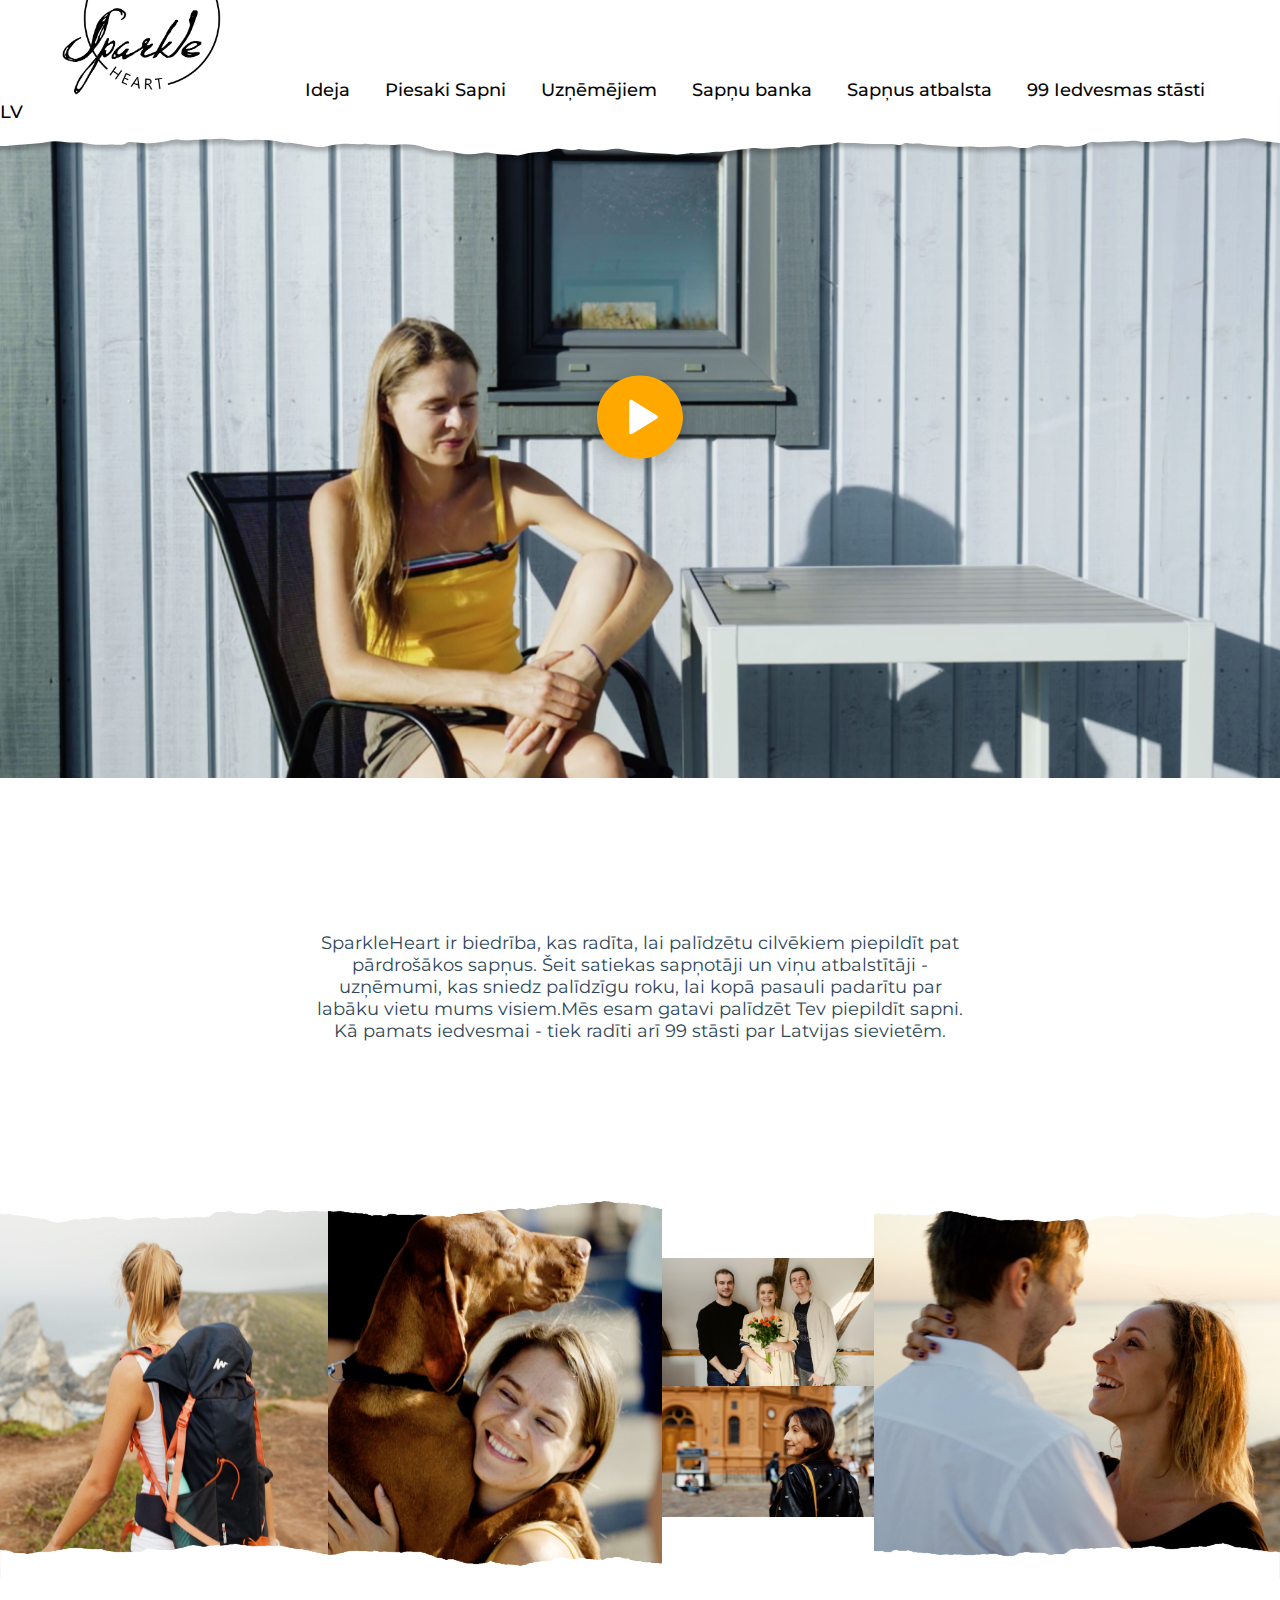
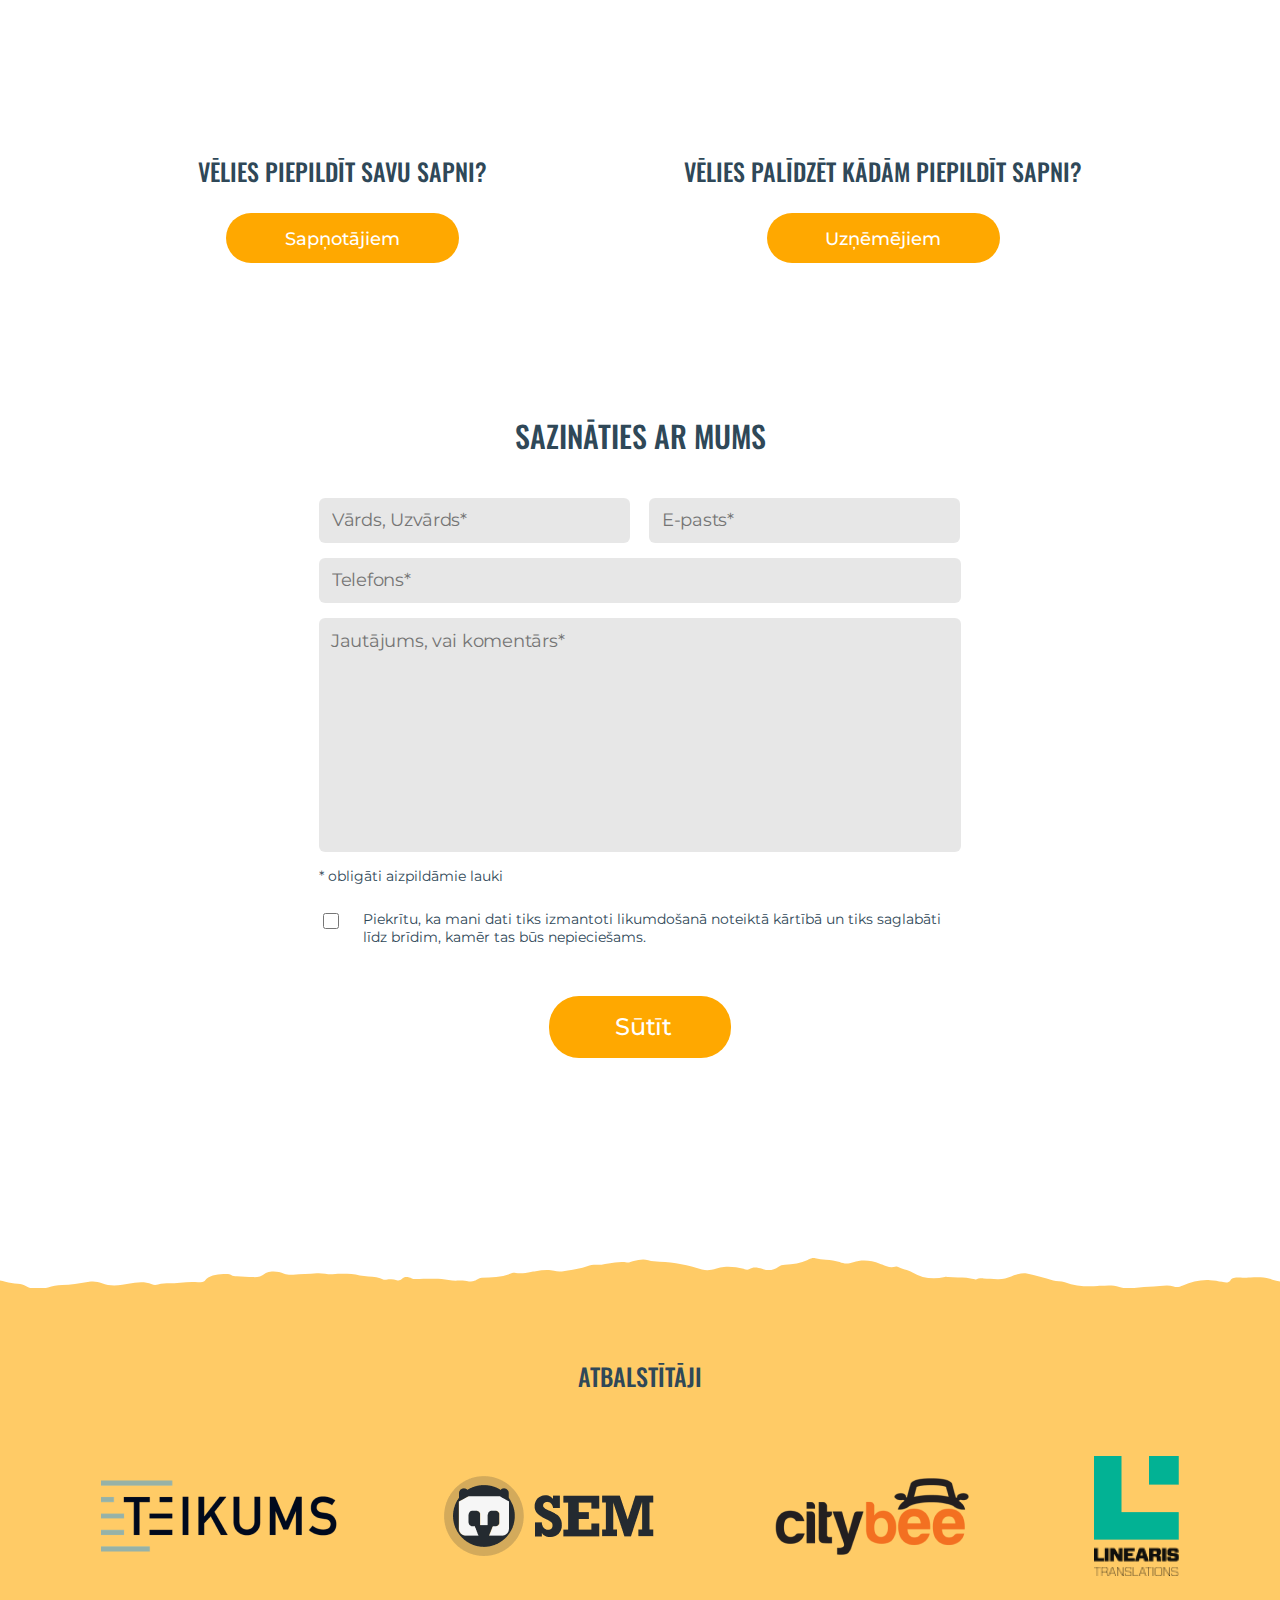
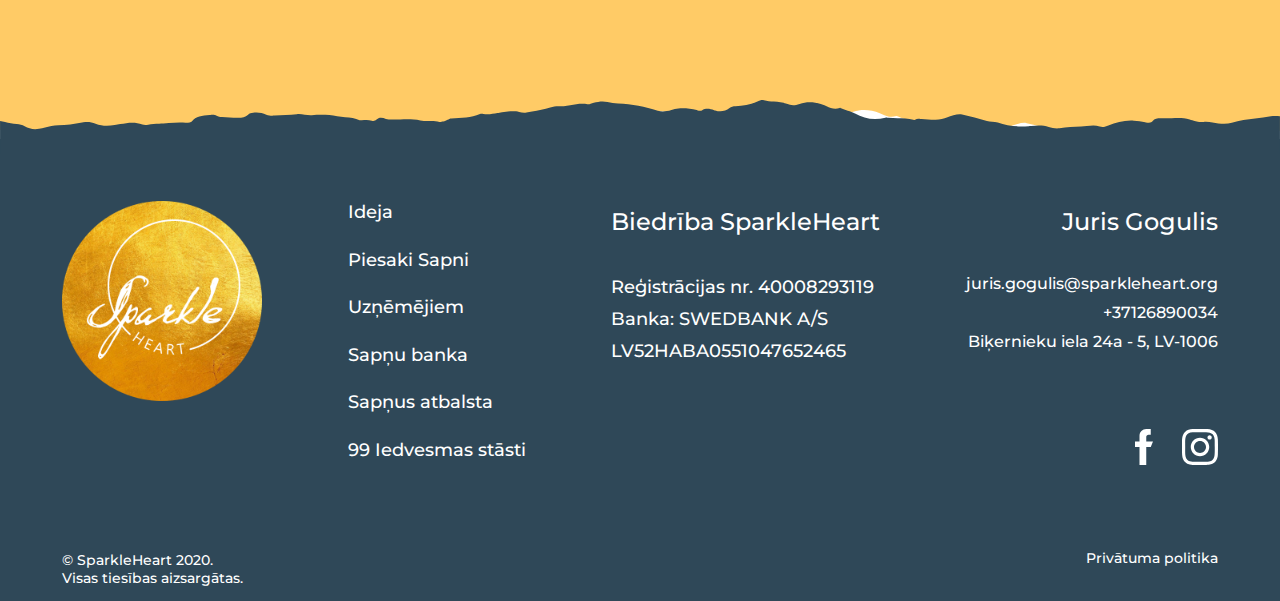
<file: index.html>
<!DOCTYPE html>
<html lang="en">
<head>
    <meta charset="UTF-8" />
    <meta http-equiv="X-UA-Compatible" content="IE=edge" />
    <meta name="viewport" content="width=device-width, initial-scale=1.0" />

    <!-- Web page CSS -->
    <link rel="stylesheet" href="assets/css/styles.css"/>

    <link rel="stylesheet" href="https://cdnjs.cloudflare.com/ajax/libs/font-awesome/4.7.0/css/font-awesome.min.css">


    <script src="assets/js/theme.js" defer></script>

    <title>Sparkle</title>
</head>
<body>
    <header>
        <nav>
            <a href="index.html" class="logo">
                <img src="assets/img/logos/BlackLogo 3.jpg" alt="BlackLogo">
            </a>
            <ul class="topnav" id="myTopnav">
                <li class="nav-item">
                  <a href="idea.html" class="nav-link" id="idea">Ideja</a>
                </li>
                <li class="nav-item">
                  <a href="apply-for-dream.html" class="nav-link" id="apply-for-dream">Piesaki Sapni</a>
                </li>
                <li class="nav-item">
                  <a href="for-companies.html" class="nav-link" id="for-companies">Uzņēmējiem</a>
                </li>
                <li class="nav-item">
                  <a href="dream-bank.html" class="nav-link" id="dream-bank">Sapņu banka</a>
                </li>
                <li class="nav-item">
                    <a href="dream-support.html" class="nav-link" id="dream-support">Sapņus atbalsta</a>  
                </li>
                <li class="nav-item">
                    <a href="99-stories-of-inspiration.html" class="nav-link" id="99-stories-of-inspiration">99 Iedvesmas stāsti</a>
                </li>

               <!--<a href="javascript:void(0);" class="icon" onclick="HamburgerMenu()">
                    <i class="fa fa-bars"></i>
                </a>--> 
                
                  
            </ul>

            <a href="#" class="LV">LV</a>



            
        </nav>

        <img class="img_bar" src="assets/img/svg/navbar.svg" alt="">

    </header>

    <main>
        <div class="container">

            <div class="video_covered">
                <img class="video" src="assets/img/SparkleVideo1_layout.png" alt="SparkleVideo1">
                <img class="button_play" src="assets/img/svg/button_play.svg" alt="button_play">
            </div>

            <div class="container_about_us">
                <p class="about_us">SparkleHeart ir biedrība, kas radīta, lai palīdzētu cilvēkiem piepildīt pat pārdrošākos sapņus. Šeit satiekas sapņotāji un viņu atbalstītāji - uzņēmumi, kas sniedz palīdzīgu roku, lai kopā pasauli padarītu par labāku vietu mums visiem.Mēs esam gatavi palīdzēt Tev piepildīt sapni. Kā pamats iedvesmai - tiek radīti arī 99 stāsti par Latvijas sievietēm.</p>
            </div>

            <div class="container_photos">


                <img class="ripped_up" src="assets/img/svg/ripped 6 7.svg" alt="">

                <div class="photos">
                    <img src="assets/img/pictures/Zanda_1.jpg" alt="">
                    <img src="assets/img/pictures/Sibilla_4.jpg" alt="">

                    <div class="photos_vertical">
                        <img src="assets/img/pictures/Brinuma_meita-15.jpg" alt="">
                        <img src="assets/img/pictures/Alina_1 1.jpg" alt="">
                    </div>

                    <img src="assets/img/pictures/Anda_2 1.jpg" alt="">

                </div>

                <img class="ripped_down" src="assets/img/svg/ripped 6 8.svg" alt="">

            </div>

            <div class="container_dream">

                <div class="your_dream">
                    <p>VĒLIES PIEPILDĪT SAVU SAPNI?</p>

                    <button>Sapņotājiem</button>

                </div>

                <div class="help_dream">
                    <p>VĒLIES PALĪDZĒT KĀDĀM PIEPILDĪT SAPNI?</p>

                    <button>Uzņēmējiem</button>

                </div>
                
            </div>

            <div class="containre_contact_form">
                <p class="form_title">SAZINĀTIES AR MUMS</p>
                <form action="">
                    <div class="first_row">
                        <input type="text" placeholder="Vārds, Uzvārds*" required>
                        <input type="email" placeholder="E-pasts*" required>
                    </div>
                    <div class="second_row">
                        <input type="tel" placeholder="Telefons*" required>
                    </div>
                    <div class="third_row">
                        <input type="text" placeholder="Jautājums, vai komentārs*" required>
                    </div>

                    <div class="checkbox_row">
                        <label class="required">* obligāti aizpildāmie lauki</label><br>
                        <div class="agree">
                            <div class="checkmark">
                                <input type="checkbox" required>
                            </div>
                            
                            <label >Piekrītu, ka mani dati tiks izmantoti likumdošanā noteiktā kārtībā un tiks saglabāti līdz brīdim, kamēr tas būs nepieciešams.</label>    
                        </div>

                    </div>


                    <div class="submit_row">
                        <input type="submit" value="Sūtīt">
                    </div>

                </form>

            </div>

            <div class="container_sponsors">
                <p>ATBALSTĪTĀJI</p>

                <div class="logos">
                    <img src="assets/img/logos/getlogo 1.png" alt="">
                    <img src="assets/img/logos/sem_logo-2 1.png" alt="">
                    <img src="assets/img/logos/Citybee-logo 1.png" alt="">
                    <img src="assets/img/logos/logo1 1.png" alt="">

                </div>


            </div>



            
        </div>
    </main>

    <footer>

        <img class="blue-ripped-footer" src="assets/img/svg/blue-ripped-footer.svg" alt="footer-ripped">
        <div class="footer">
        
    

            <div class="container_copyright">
                <img src="assets/img/logos/GoldenV2Logo 3.png" alt="GoldenV2Logo">

                <p>© SparkleHeart 2020. <br>Visas tiesības aizsargātas.</p>
            </div>

            <div class="container_navigation">

                <ul>
                    <li class="footer-nav-item-first">
                      <a href="idea.html" class="footer-nav-link" id="nav-link">Ideja</a>
                    </li>
                    <li class="footer-nav-item">
                      <a href="apply-for-dream.html" class="footer-nav-link" id="nav-link">Piesaki Sapni</a>
                    </li>
                    <li class="footer-nav-item">
                      <a href="for-companies.html" class="footer-nav-link" id="nav-link">Uzņēmējiem</a>
                    </li>
                    <li class="footer-nav-item">
                      <a href="dream-bank.html" class="footer-nav-link" id="nav-link">Sapņu banka</a>
                    </li>
                    <li class="footer-nav-item">
                        <a href="dream-support.html" class="footer-nav-link" id="nav-link">Sapņus atbalsta</a>  
                    </li>
                    <li class="footer-nav-item">
                        <a href="99-stories-of-inspiration.html" class="footer-nav-link" id="nav-link">99 Iedvesmas stāsti</a>
                    </li>
                    
                      
                </ul>

            
            </div>
            <div class="container_company_info">

                <p>Biedrība SparkleHeart</p>

                <ul>
                    <li>Reģistrācijas nr. 40008293119</li>
                    <li>Banka: SWEDBANK A/S</li>
                    <li>LV52HABA0551047652465</li>
                </ul>

            </div>

            <div class="container_contact_info">

                <div class="contact_info">

                    <p>Juris Gogulis</p>
                    <ul>
                        <li>juris.gogulis@sparkleheart.org</li>
                        <li>+37126890034</li>
                        <li>Biķernieku iela 24a - 5, LV-1006</li>
                    </ul>   

                </div>
                <div class="social_media_icons">
                    <a href="#"><img src="assets/img/svg/ic_instagram.svg" alt="instagram-logo"></a>
                    <a href="#"><img src="assets/img/svg/ic_facebook.svg" alt="facebook-logo"></a>
                </div>

                <p class="private-policy"><a href="#">Privātuma politika</a></p>

            </div>

        </div>

    </footer>

</body>
</html>
</file>
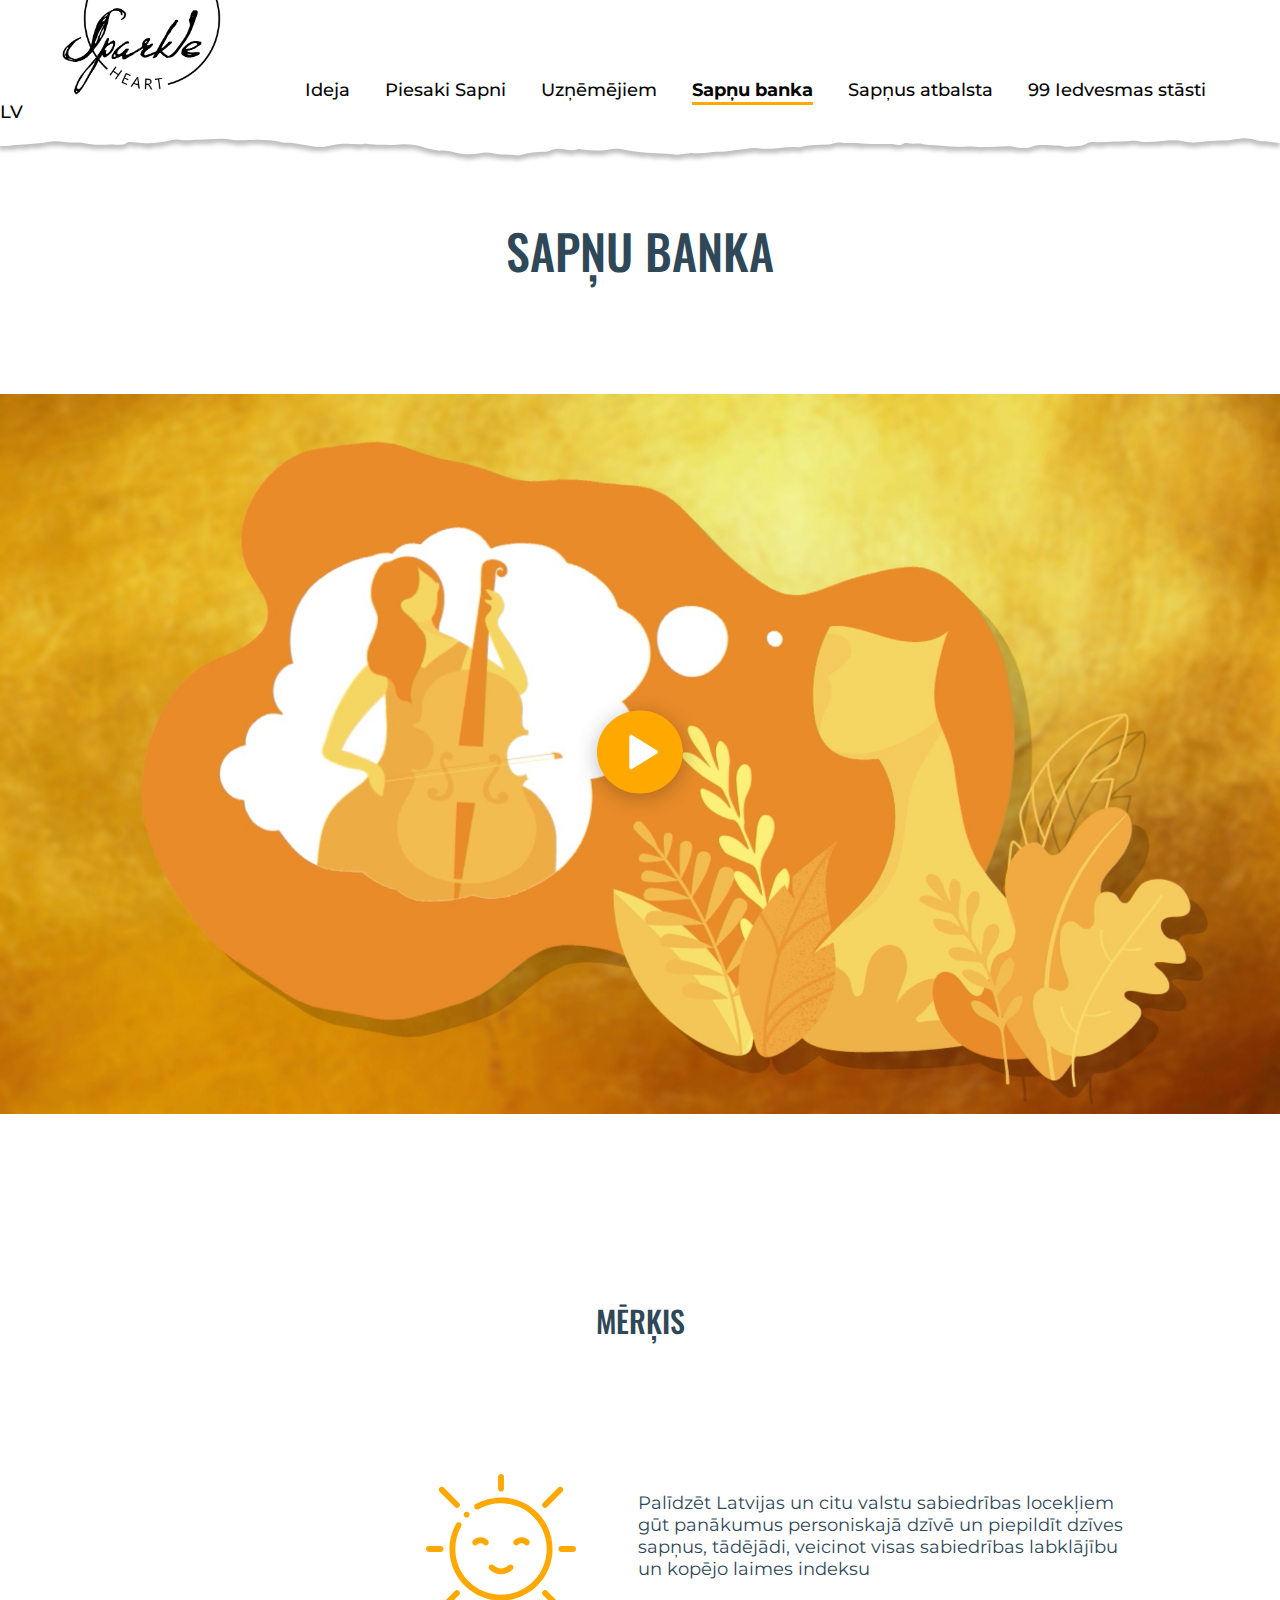
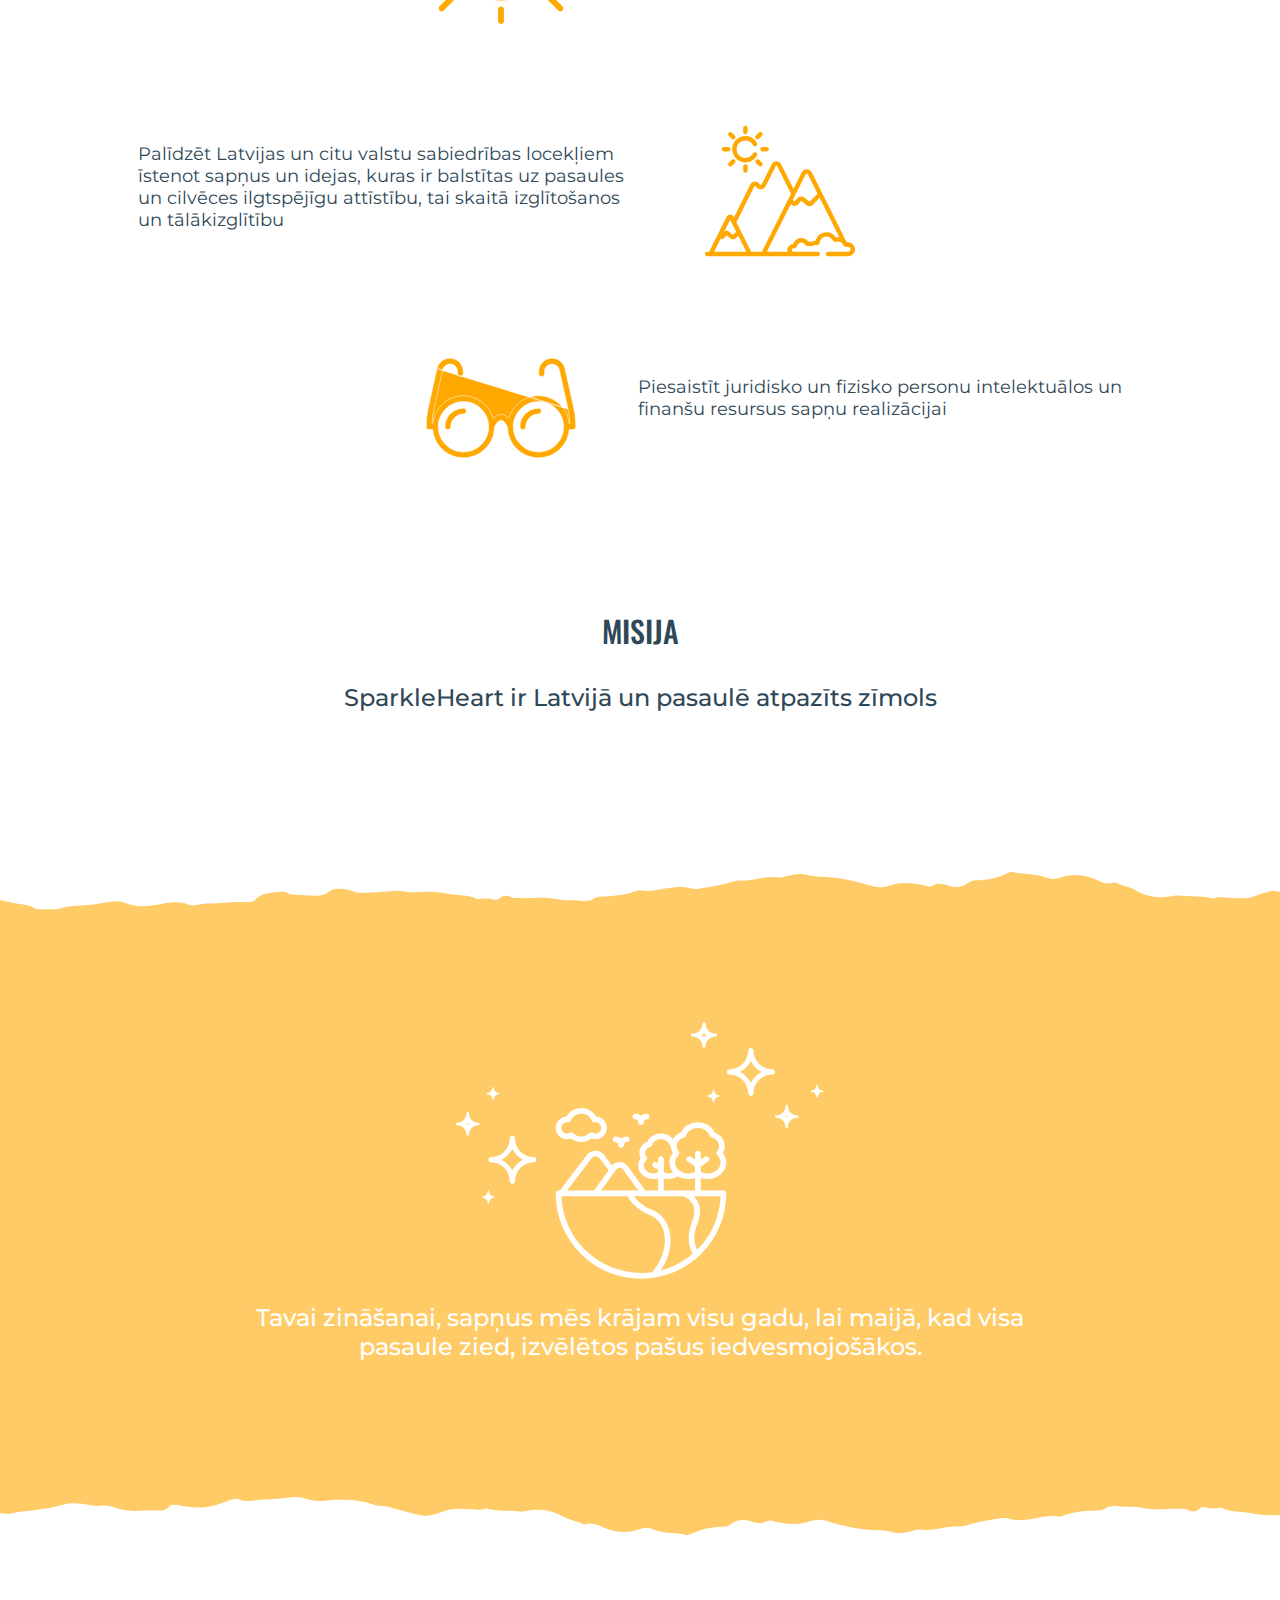
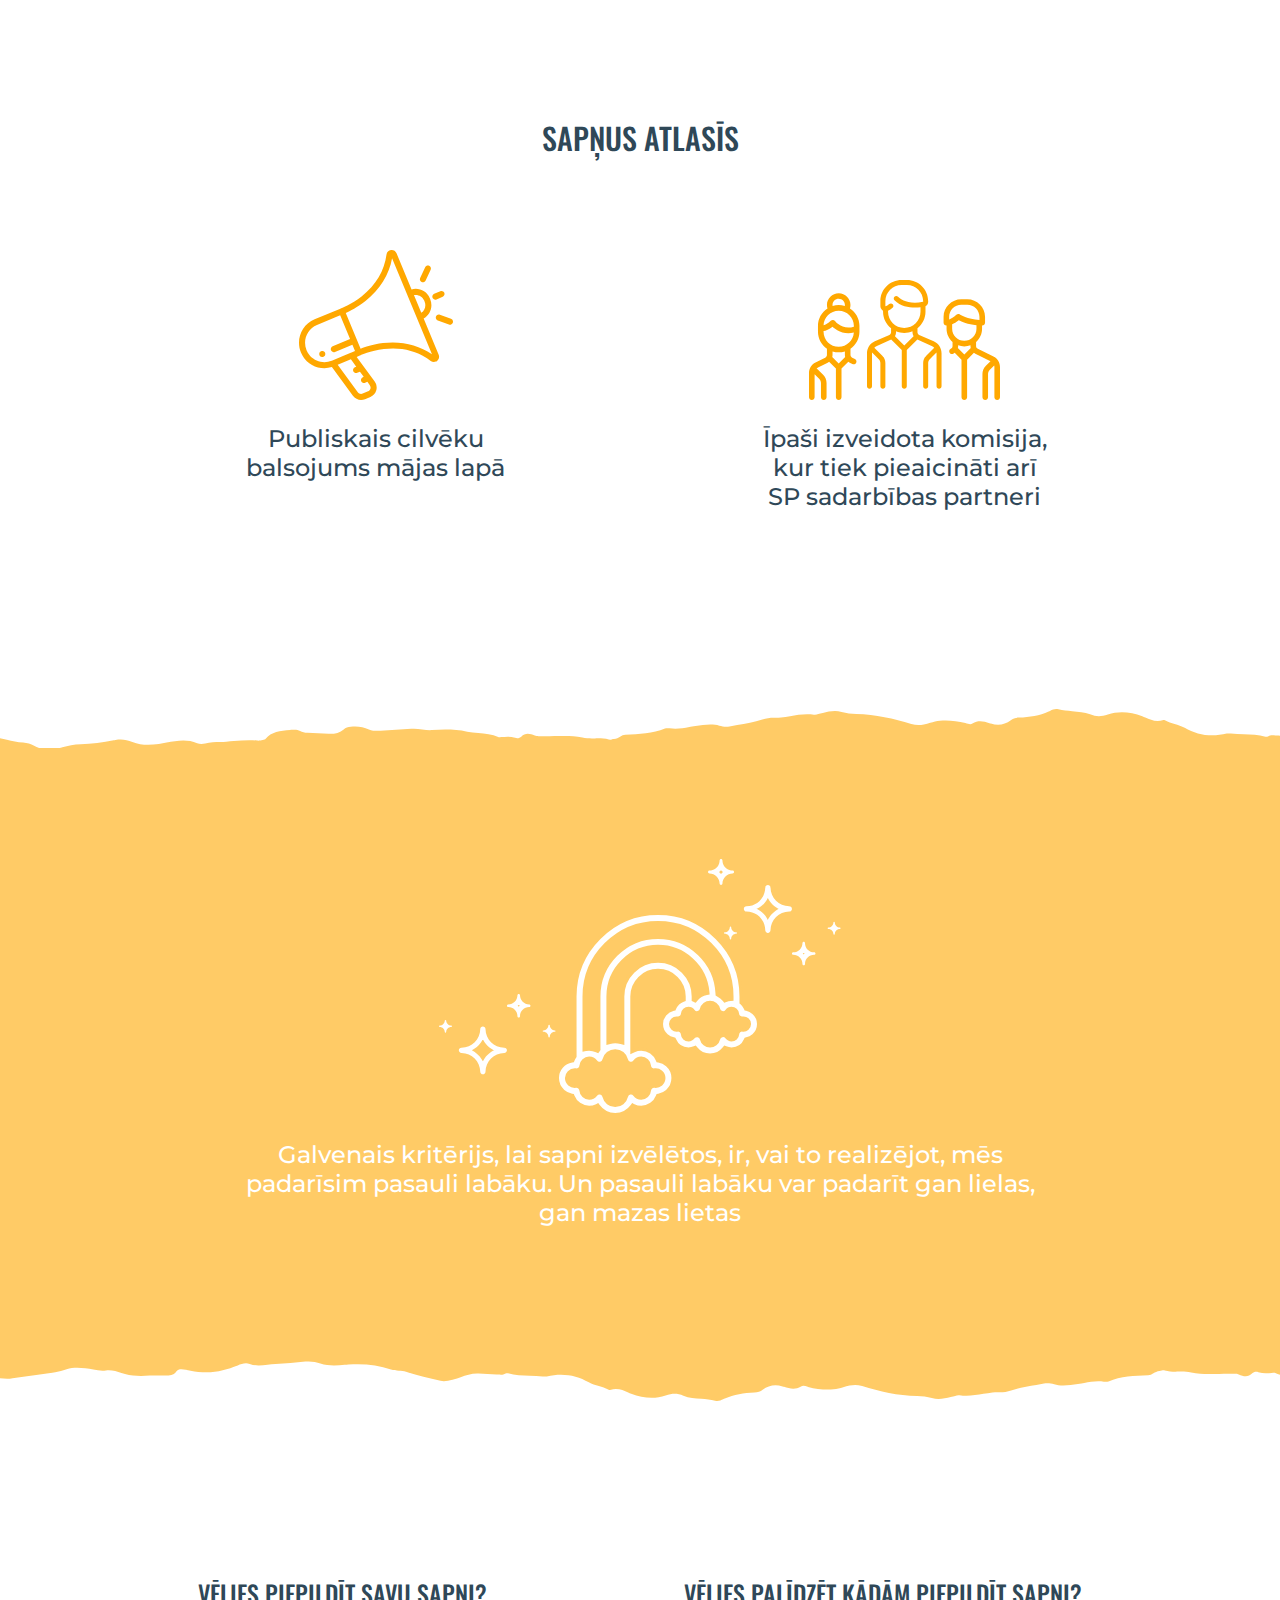
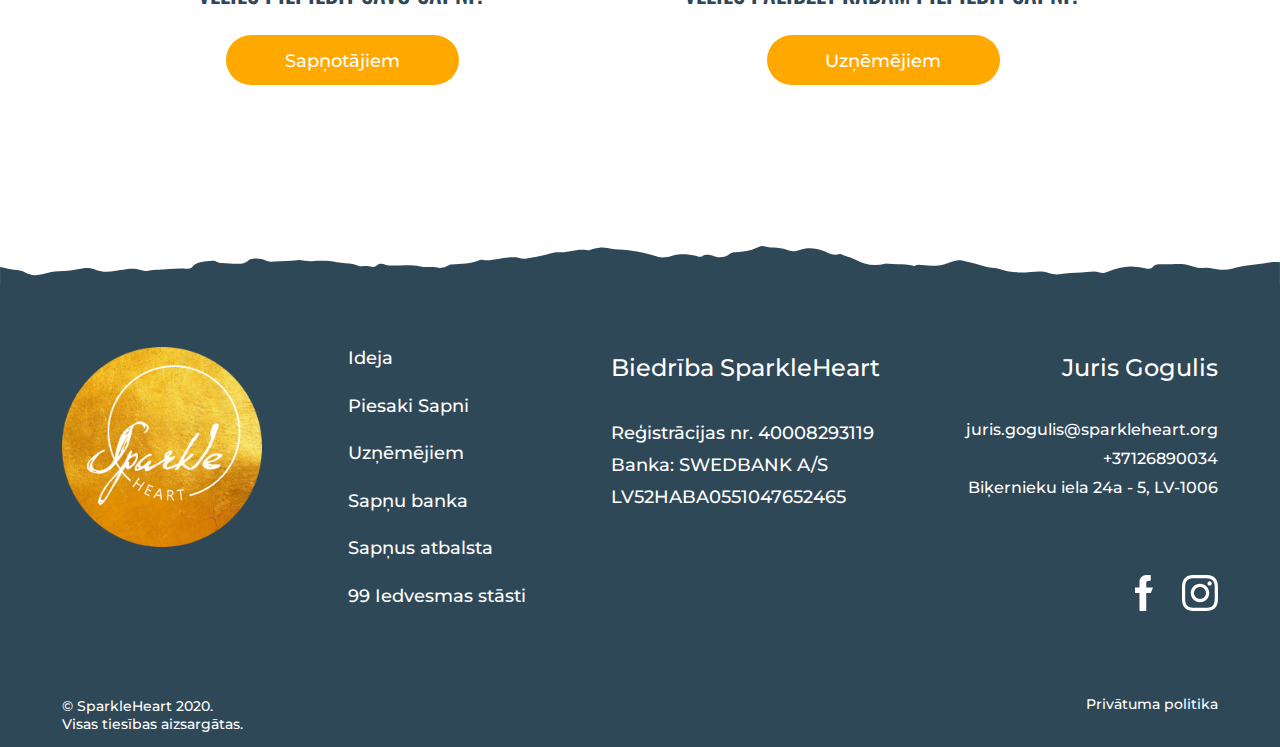
<file: dream-bank.html>
<!DOCTYPE html>
<html lang="en">
<head>
    <meta charset="UTF-8" />
    <meta http-equiv="X-UA-Compatible" content="IE=edge" />
    <meta name="viewport" content="width=device-width, initial-scale=1.0" />

    <!-- Web page CSS -->
    <link rel="stylesheet" href="assets/css/styles.css"/>
    <link rel="stylesheet" href="assets/css/dream-bank.css"/>

    <link rel="stylesheet" href="https://cdnjs.cloudflare.com/ajax/libs/font-awesome/4.7.0/css/font-awesome.min.css">


    <script src="assets/js/theme.js" defer></script>

    <title>Sparkle</title>
</head>
<body>
    <header>
        <nav>
            <a href="index.html" class="logo">
                <img src="assets/img/logos/BlackLogo 3.jpg" alt="BlackLogo">
            </a>
            <ul class="topnav" id="myTopnav">
                <li class="nav-item">
                  <a href="idea.html" class="nav-link" id="idea">Ideja</a>
                </li>
                <li class="nav-item">
                  <a href="apply-for-dream.html" class="nav-link" id="apply-for-dream">Piesaki Sapni</a>
                </li>
                <li class="nav-item">
                  <a href="for-companies.html" class="nav-link" id="for-companies">Uzņēmējiem</a>
                </li>
                <li class="nav-item">
                  <a href="dream-bank.html" class="nav-link" id="dream-bank">Sapņu banka</a>
                </li>
                <li class="nav-item">
                    <a href="dream-support.html" class="nav-link" id="dream-support">Sapņus atbalsta</a>  
                </li>
                <li class="nav-item">
                    <a href="99-stories-of-inspiration.html" class="nav-link" id="99-stories-of-inspiration">99 Iedvesmas stāsti</a>
                </li>

               <!--<a href="javascript:void(0);" class="icon" onclick="HamburgerMenu()">
                    <i class="fa fa-bars"></i>
                </a>--> 
                
                  
            </ul>

            <a href="#" class="LV">LV</a>

            
        </nav>

        <img class="img_bar" src="assets/img/svg/navbar.svg" alt="">

    </header>

    <main>
        <div class="container">

            <div class="container_heading">
                <p>SAPŅU BANKA</p>
            </div>

            <div class="video">
                <img class="video" src="assets/img/pictures/video_cover_2.jpg" alt="SparkleVideo1">
                <img class="button_play" src="assets/img/svg/button_play.svg" alt="button_play">

            </div>

            <div class="container_goal">

                <p class="goal">MĒRĶIS</p>
                <div class="first_goal">
                    <img src="assets/img/icon/ic_sun.svg" alt="">
                    <p>Palīdzēt Latvijas un citu valstu sabiedrības locekļiem gūt panākumus personiskajā dzīvē un piepildīt dzīves sapņus, tādējādi, veicinot visas sabiedrības labklājību un kopējo laimes indeksu</p>

                </div>

                <div class="second_goal">
                    <img src="assets/img/icon/ic_mountain.svg" alt="">
                    <p>Palīdzēt Latvijas un citu valstu sabiedrības locekļiem īstenot sapņus un idejas, kuras ir balstītas uz pasaules un cilvēces ilgtspējīgu attīstību, tai skaitā izglītošanos un tālākizglītību</p>

                </div>

                <div class="third_goal">
                    <img src="assets/img/icon/ic_glasses.svg" alt="">
                    <p>Piesaistīt juridisko un fizisko personu intelektuālos un finanšu resursus sapņu realizācijai</p>

                </div>

            </div>

            <div class="container_about_us">
                <p class="heading">MISIJA</p>
                <p class="about_us">SparkleHeart ir Latvijā un pasaulē atpazīts zīmols</p>
            </div>

            <div class="first_text">
                <img src="assets/img/icon/ic_island.svg" alt="">
                <p>Tavai zināšanai, sapņus mēs krājam visu gadu, lai maijā, kad visa pasaule zied, izvēlētos pašus iedvesmojošākos. </p>
                

            </div>

            <div class="container_dream_support">

                <p class="dream_heading">SAPŅUS ATLASĪS</p>
                <div class="dream-body">
                    <div class="dream_sup_one">
                        <img src="assets/img/svg/ic_speaker.svg" alt="">

                        <p>Publiskais cilvēku balsojums mājas lapā</p>



                    </div>
                    <div class="dream_sup_two">
                        <img src="assets/img/svg/ic_crowd.svg" alt="">

                        <p>Īpaši izveidota komisija, kur tiek pieaicināti arī SP sadarbības partneri</p>


                    </div>
                </div>

            </div>

            <div class="second_text">
                <img src="assets/img/icon/ic_rainbow.svg" alt="">
                <p>Galvenais kritērijs, lai sapni izvēlētos, ir, vai to realizējot, mēs padarīsim pasauli labāku. Un pasauli labāku var padarīt gan lielas, gan mazas lietas</p>

            </div>

            <div class="container_dream">

                <div class="your_dream">
                    <p>VĒLIES PIEPILDĪT SAVU SAPNI?</p>

                    <button>Sapņotājiem</button>

                </div>

                <div class="help_dream">
                    <p>VĒLIES PALĪDZĒT KĀDĀM PIEPILDĪT SAPNI?</p>

                    <button>Uzņēmējiem</button>

                </div>
                
            </div>
            
        </div>
    </main>

    <footer>

        <img class="blue-ripped-footer" src="assets/img/svg/blue-ripped-footer.svg" alt="footer-ripped">
        <div class="footer">
        
    

            <div class="container_copyright">
                <img src="assets/img/logos/GoldenV2Logo 3.png" alt="GoldenV2Logo">

                <p>© SparkleHeart 2020. <br>Visas tiesības aizsargātas.</p>
            </div>

            <div class="container_navigation">

                <ul>
                    <li class="footer-nav-item-first">
                      <a href="idea.html" class="footer-nav-link" id="nav-link">Ideja</a>
                    </li>
                    <li class="footer-nav-item">
                      <a href="apply-for-dream.html" class="footer-nav-link" id="nav-link">Piesaki Sapni</a>
                    </li>
                    <li class="footer-nav-item">
                      <a href="for-companies.html" class="footer-nav-link" id="nav-link">Uzņēmējiem</a>
                    </li>
                    <li class="footer-nav-item">
                      <a href="dream-bank.html" class="footer-nav-link" id="nav-link">Sapņu banka</a>
                    </li>
                    <li class="footer-nav-item">
                        <a href="dream-support.html" class="footer-nav-link" id="nav-link">Sapņus atbalsta</a>  
                    </li>
                    <li class="footer-nav-item">
                        <a href="99-stories-of-inspiration.html" class="footer-nav-link" id="nav-link">99 Iedvesmas stāsti</a>
                    </li>
                    
                      
                </ul>

            
            </div>
            <div class="container_company_info">

                <p>Biedrība SparkleHeart</p>

                <ul>
                    <li>Reģistrācijas nr. 40008293119</li>
                    <li>Banka: SWEDBANK A/S</li>
                    <li>LV52HABA0551047652465</li>
                </ul>

            </div>

            <div class="container_contact_info">

                <div class="contact_info">

                    <p>Juris Gogulis</p>
                    <ul>
                        <li>juris.gogulis@sparkleheart.org</li>
                        <li>+37126890034</li>
                        <li>Biķernieku iela 24a - 5, LV-1006</li>
                    </ul>   

                </div>
                <div class="social_media_icons">
                    <a href="#"><img src="assets/img/svg/ic_instagram.svg" alt="instagram-logo"></a>
                    <a href="#"><img src="assets/img/svg/ic_facebook.svg" alt="facebook-logo"></a>
                </div>

                <p class="private-policy"><a href="#">Privātuma politika</a></p>

            </div>

        </div>

    </footer>

</body>
</html>
</file>
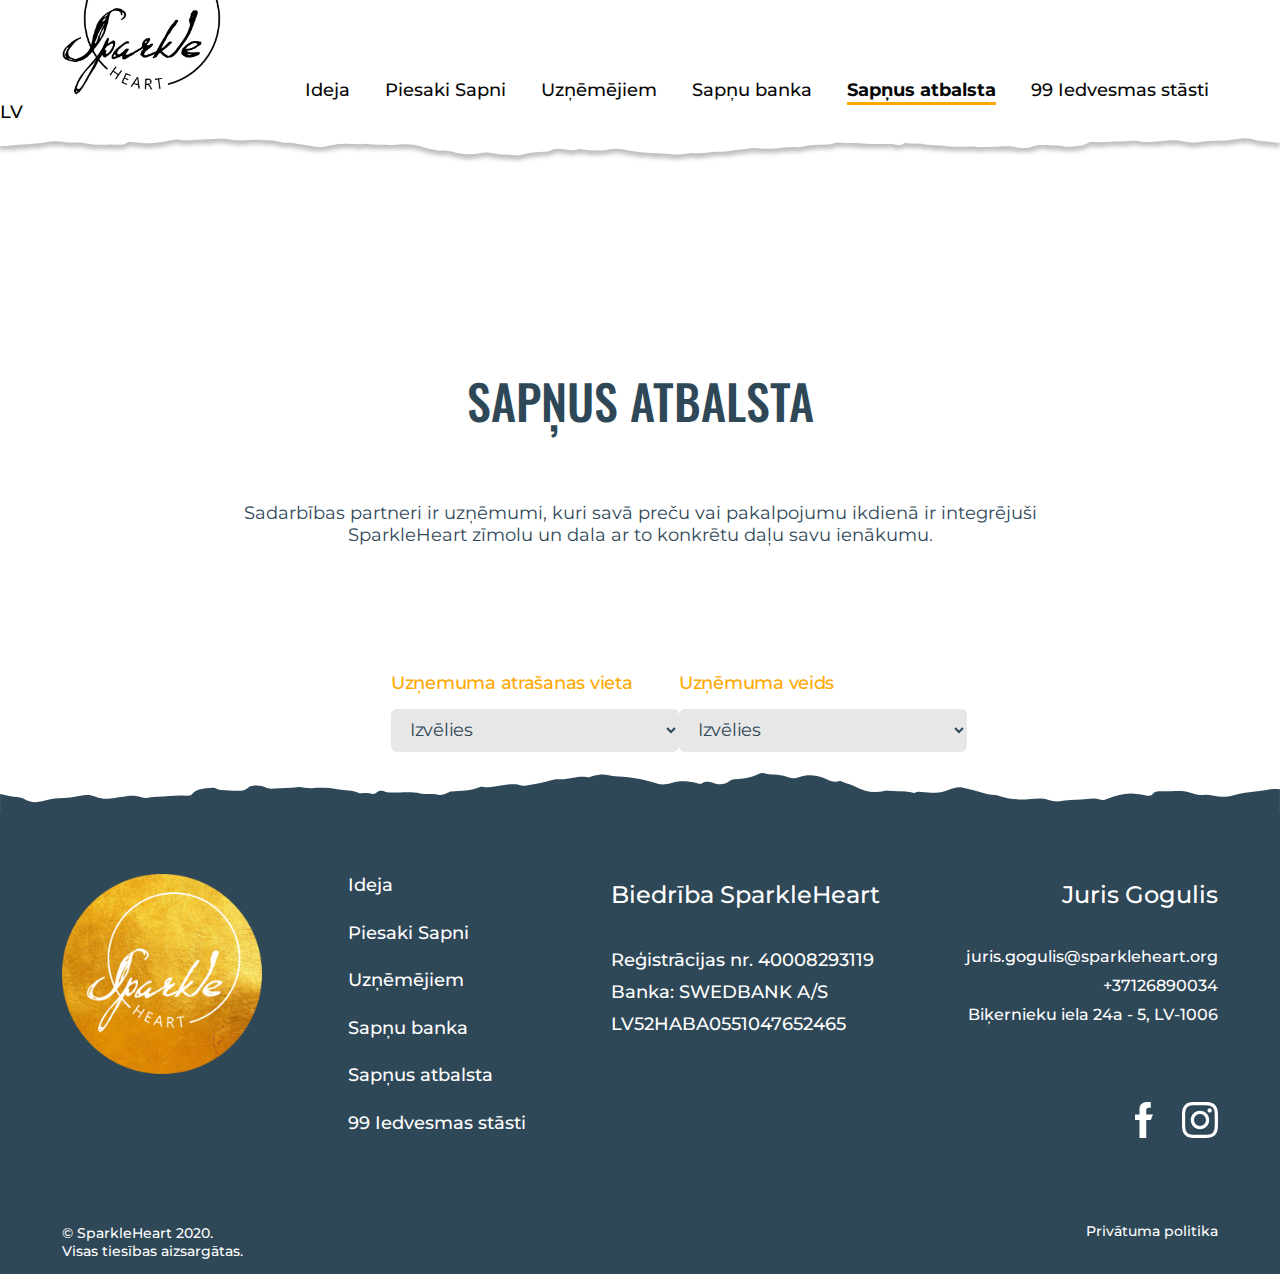
<file: dream-support.html>
<!DOCTYPE html>
<html lang="en">
<head>
    <meta charset="UTF-8" />
    <meta http-equiv="X-UA-Compatible" content="IE=edge" />
    <meta name="viewport" content="width=device-width, initial-scale=1.0" />

    <!-- Web page CSS -->
    <link rel="stylesheet" href="assets/css/styles.css"/>
    <link rel="stylesheet" href="assets/css/dream-support.css"/>

    <link rel="stylesheet" href="https://cdnjs.cloudflare.com/ajax/libs/font-awesome/4.7.0/css/font-awesome.min.css">


    <script src="assets/js/theme.js" defer></script>

    <title>Sparkle</title>
</head>
<body>
    <header>
        <nav>
            <a href="index.html" class="logo">
                <img src="assets/img/logos/BlackLogo 3.jpg" alt="BlackLogo">
            </a>
            <ul class="topnav" id="myTopnav">
                <li class="nav-item">
                  <a href="idea.html" class="nav-link" id="idea">Ideja</a>
                </li>
                <li class="nav-item">
                  <a href="apply-for-dream.html" class="nav-link" id="apply-for-dream">Piesaki Sapni</a>
                </li>
                <li class="nav-item">
                  <a href="for-companies.html" class="nav-link" id="for-companies">Uzņēmējiem</a>
                </li>
                <li class="nav-item">
                  <a href="dream-bank.html" class="nav-link" id="dream-bank">Sapņu banka</a>
                </li>
                <li class="nav-item">
                    <a href="dream-support.html" class="nav-link" id="dream-support">Sapņus atbalsta</a>  
                </li>
                <li class="nav-item">
                    <a href="99-stories-of-inspiration.html" class="nav-link" id="99-stories-of-inspiration">99 Iedvesmas stāsti</a>
                </li>

               <!--<a href="javascript:void(0);" class="icon" onclick="HamburgerMenu()">
                    <i class="fa fa-bars"></i>
                </a>--> 
                
                  
            </ul>

            <a href="#" class="LV">LV</a>

            
        </nav>

        <img class="img_bar" src="assets/img/svg/navbar.svg" alt="">

    </header>

    <main>
        <div class="container">

            <div class="container_about_us">
                <p class="heading">SAPŅUS ATBALSTA</p>
                <p class="about_us">Sadarbības partneri ir uzņēmumi, kuri savā preču vai pakalpojumu ikdienā ir integrējuši SparkleHeart zīmolu un dala ar to konkrētu daļu savu ienākumu.</p>
            </div>

            <div class="container_place_selector">
                <div class="select_place">
                    <label for="place">Uzņemuma atrašanas vieta</label>

                    <select name="place" id="place">
                        <option value="" disabled selected hidden>Izvēlies</option>
                        <option value="Rīga">Rīga</option>
                        <option value="Jelgava">Jelgava</option>
                        <option value="Ogre">Ogre</option>
                    </select>

                </div>

                <div class="select_type">
                    <label for="type">Uzņēmuma veids</label>

                    <select name="type" id="type">
                        <option value="" disabled selected hidden>Izvēlies</option>
                        <option value="Ēdināšana">Ēdināšana</option>
                        <option value="Ēdināšana">Ēdināšana</option>
                        <option value="Ēdināšana">Ēdināšana</option>
                        <option value="Ēdināšana">Ēdināšana</option>
                    </select>

                </div>

            </div>
            
        </div>
    </main>

    <footer>

        <img class="blue-ripped-footer" src="assets/img/svg/blue-ripped-footer.svg" alt="footer-ripped">
        <div class="footer">
        
    

            <div class="container_copyright">
                <img src="assets/img/logos/GoldenV2Logo 3.png" alt="GoldenV2Logo">

                <p>© SparkleHeart 2020. <br>Visas tiesības aizsargātas.</p>
            </div>

            <div class="container_navigation">

                <ul>
                    <li class="footer-nav-item-first">
                      <a href="idea.html" class="footer-nav-link" id="nav-link">Ideja</a>
                    </li>
                    <li class="footer-nav-item">
                      <a href="apply-for-dream.html" class="footer-nav-link" id="nav-link">Piesaki Sapni</a>
                    </li>
                    <li class="footer-nav-item">
                      <a href="for-companies.html" class="footer-nav-link" id="nav-link">Uzņēmējiem</a>
                    </li>
                    <li class="footer-nav-item">
                      <a href="dream-bank.html" class="footer-nav-link" id="nav-link">Sapņu banka</a>
                    </li>
                    <li class="footer-nav-item">
                        <a href="dream-support.html" class="footer-nav-link" id="nav-link">Sapņus atbalsta</a>  
                    </li>
                    <li class="footer-nav-item">
                        <a href="99-stories-of-inspiration.html" class="footer-nav-link" id="nav-link">99 Iedvesmas stāsti</a>
                    </li>
                    
                      
                </ul>

            
            </div>
            <div class="container_company_info">

                <p>Biedrība SparkleHeart</p>

                <ul>
                    <li>Reģistrācijas nr. 40008293119</li>
                    <li>Banka: SWEDBANK A/S</li>
                    <li>LV52HABA0551047652465</li>
                </ul>

            </div>

            <div class="container_contact_info">

                <div class="contact_info">

                    <p>Juris Gogulis</p>
                    <ul>
                        <li>juris.gogulis@sparkleheart.org</li>
                        <li>+37126890034</li>
                        <li>Biķernieku iela 24a - 5, LV-1006</li>
                    </ul>   

                </div>
                <div class="social_media_icons">
                    <a href="#"><img src="assets/img/svg/ic_instagram.svg" alt="instagram-logo"></a>
                    <a href="#"><img src="assets/img/svg/ic_facebook.svg" alt="facebook-logo"></a>
                </div>

                <p class="private-policy"><a href="#">Privātuma politika</a></p>

            </div>

        </div>

    </footer>

</body>
</html>
</file>
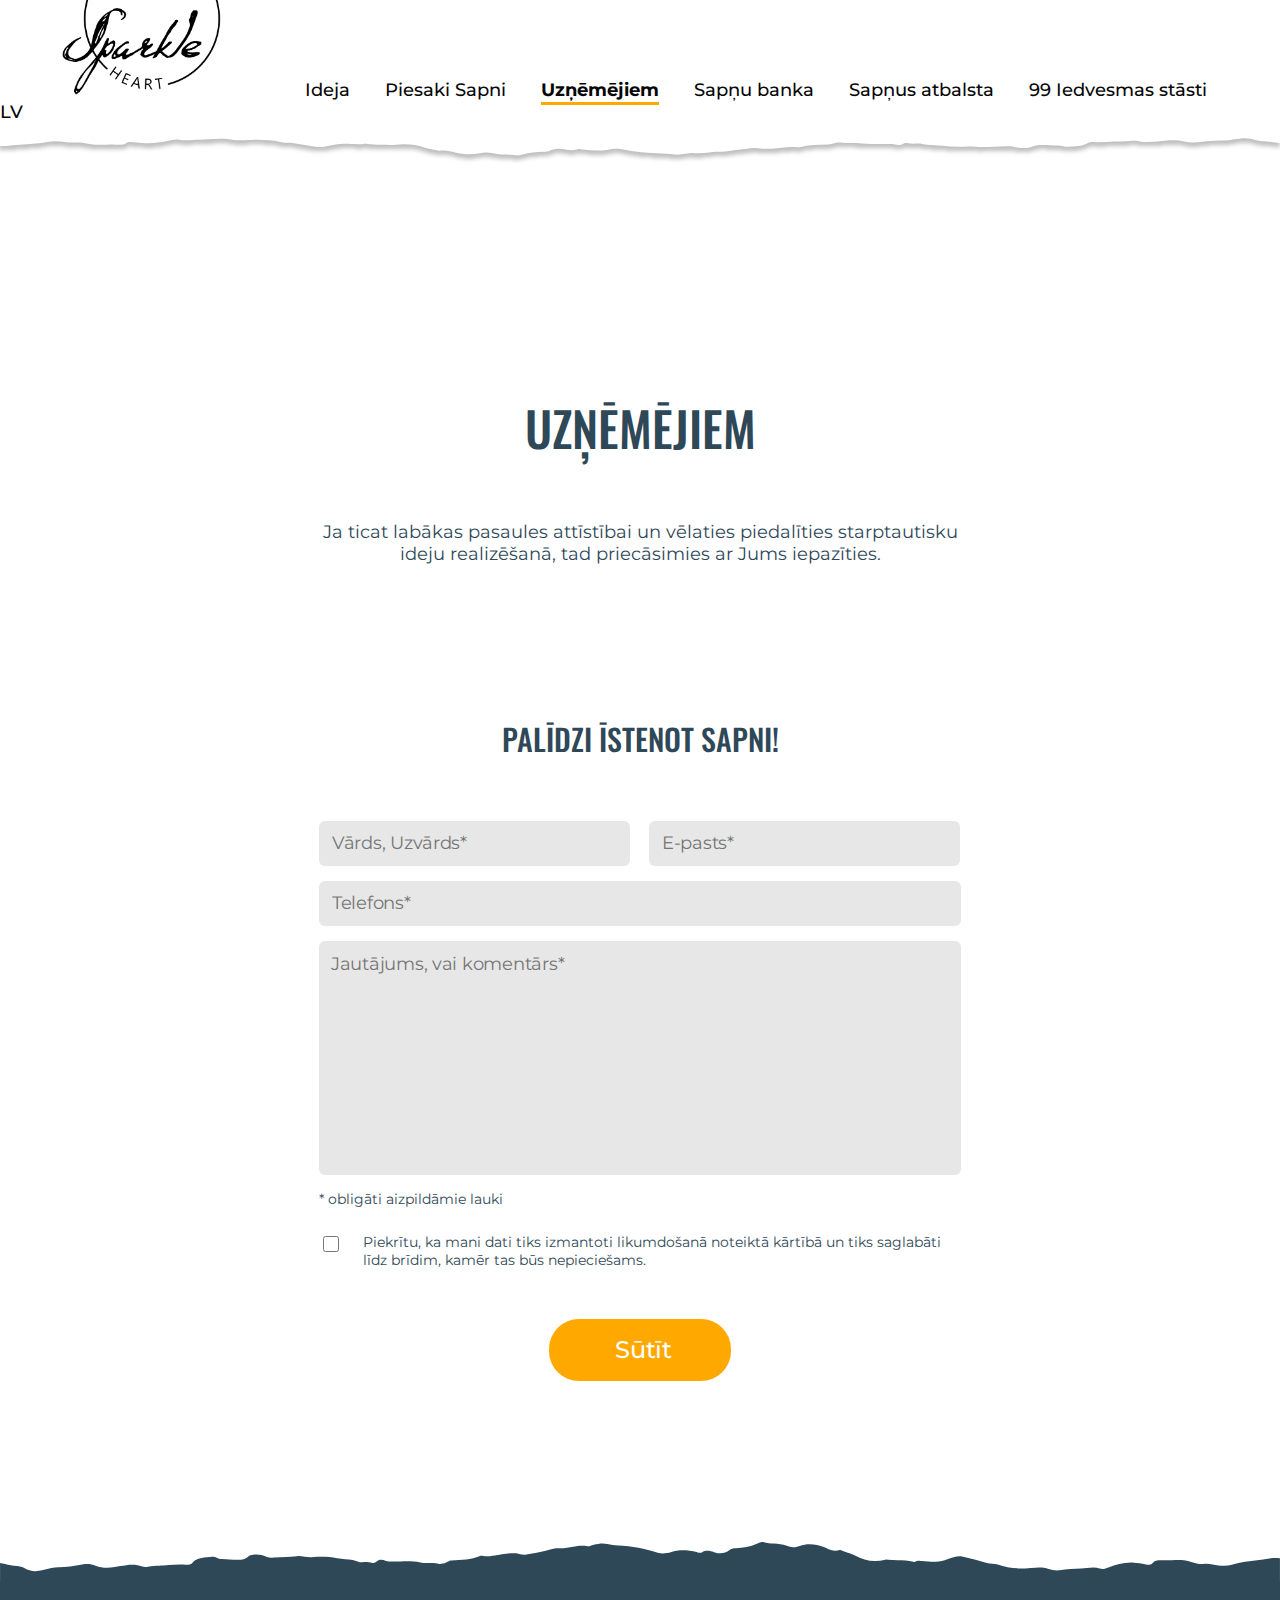
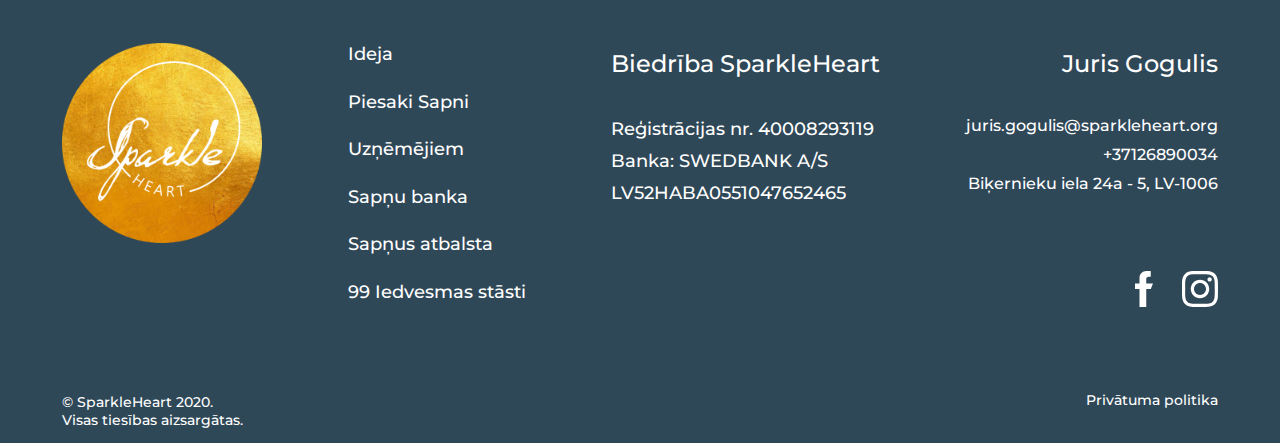
<file: for-companies.html>
<!DOCTYPE html>
<html lang="en">
<head>
    <meta charset="UTF-8" />
    <meta http-equiv="X-UA-Compatible" content="IE=edge" />
    <meta name="viewport" content="width=device-width, initial-scale=1.0" />

    <!-- Web page CSS -->
    <link rel="stylesheet" href="assets/css/styles.css"/>
    <link rel="stylesheet" href="assets/css/for-companies.css"/>

    <link rel="stylesheet" href="https://cdnjs.cloudflare.com/ajax/libs/font-awesome/4.7.0/css/font-awesome.min.css">


    <script src="assets/js/theme.js" defer></script>

    <title>Sparkle</title>
</head>
<body>
    <header>
        <nav>
            <a href="index.html" class="logo">
                <img src="assets/img/logos/BlackLogo 3.jpg" alt="BlackLogo">
            </a>
            <ul class="topnav" id="myTopnav">
                <li class="nav-item">
                  <a href="idea.html" class="nav-link" id="idea">Ideja</a>
                </li>
                <li class="nav-item">
                  <a href="apply-for-dream.html" class="nav-link" id="apply-for-dream">Piesaki Sapni</a>
                </li>
                <li class="nav-item">
                  <a href="for-companies.html" class="nav-link" id="for-companies">Uzņēmējiem</a>
                </li>
                <li class="nav-item">
                  <a href="dream-bank.html" class="nav-link" id="dream-bank">Sapņu banka</a>
                </li>
                <li class="nav-item">
                    <a href="dream-support.html" class="nav-link" id="dream-support">Sapņus atbalsta</a>  
                </li>
                <li class="nav-item">
                    <a href="99-stories-of-inspiration.html" class="nav-link" id="99-stories-of-inspiration">99 Iedvesmas stāsti</a>
                </li>

               <!--<a href="javascript:void(0);" class="icon" onclick="HamburgerMenu()">
                    <i class="fa fa-bars"></i>
                </a>--> 
                
                  
            </ul>

            <a href="#" class="LV">LV</a>

            
        </nav>

        <img class="img_bar" src="assets/img/svg/navbar.svg" alt="">

    </header>

    <main>
        <div class="container">

            <div class="container_about_us">
                <p class="heading">UZŅĒMĒJIEM</p>
                <p class="about_us">Ja ticat labākas pasaules attīstībai un vēlaties piedalīties starptautisku ideju realizēšanā, tad priecāsimies ar Jums iepazīties.</p>
            </div>

            <div class="form_title">
                <p>PALĪDZI ĪSTENOT SAPNI!</p>

            </div>


            <div class="containre_contact_form">

                <form action="">
                    <div class="first_row">
                        <input type="text" placeholder="Vārds, Uzvārds*" required>
                        <input type="email" placeholder="E-pasts*" required>
                    </div>
                    <div class="second_row">
                        <input type="tel" placeholder="Telefons*" required>
                    </div>
                    <div class="third_row">
                        <input type="text" placeholder="Jautājums, vai komentārs*" required>
                    </div>

                    <div class="checkbox_row">
                        <label class="required">* obligāti aizpildāmie lauki</label><br>
                        <div class="agree">
                            <div class="checkmark">
                                <input type="checkbox" required>
                            </div>
                            
                            <label >Piekrītu, ka mani dati tiks izmantoti likumdošanā noteiktā kārtībā un tiks saglabāti līdz brīdim, kamēr tas būs nepieciešams.</label>    
                        </div>

                    </div>


                    <div class="submit_row">
                        <input type="submit" value="Sūtīt">
                    </div>

                </form>

            </div>

            
        </div>
    </main>

    <footer>

        <img class="blue-ripped-footer" src="assets/img/svg/blue-ripped-footer.svg" alt="footer-ripped">
        <div class="footer">
        
    

            <div class="container_copyright">
                <img src="assets/img/logos/GoldenV2Logo 3.png" alt="GoldenV2Logo">

                <p>© SparkleHeart 2020. <br>Visas tiesības aizsargātas.</p>
            </div>

            <div class="container_navigation">

                <ul>
                    <li class="footer-nav-item-first">
                      <a href="idea.html" class="footer-nav-link" id="nav-link">Ideja</a>
                    </li>
                    <li class="footer-nav-item">
                      <a href="apply-for-dream.html" class="footer-nav-link" id="nav-link">Piesaki Sapni</a>
                    </li>
                    <li class="footer-nav-item">
                      <a href="for-companies.html" class="footer-nav-link" id="nav-link">Uzņēmējiem</a>
                    </li>
                    <li class="footer-nav-item">
                      <a href="dream-bank.html" class="footer-nav-link" id="nav-link">Sapņu banka</a>
                    </li>
                    <li class="footer-nav-item">
                        <a href="dream-support.html" class="footer-nav-link" id="nav-link">Sapņus atbalsta</a>  
                    </li>
                    <li class="footer-nav-item">
                        <a href="99-stories-of-inspiration.html" class="footer-nav-link" id="nav-link">99 Iedvesmas stāsti</a>
                    </li>
                    
                      
                </ul>

            
            </div>
            <div class="container_company_info">

                <p>Biedrība SparkleHeart</p>

                <ul>
                    <li>Reģistrācijas nr. 40008293119</li>
                    <li>Banka: SWEDBANK A/S</li>
                    <li>LV52HABA0551047652465</li>
                </ul>

            </div>

            <div class="container_contact_info">

                <div class="contact_info">

                    <p>Juris Gogulis</p>
                    <ul>
                        <li>juris.gogulis@sparkleheart.org</li>
                        <li>+37126890034</li>
                        <li>Biķernieku iela 24a - 5, LV-1006</li>
                    </ul>   

                </div>
                <div class="social_media_icons">
                    <a href="#"><img src="assets/img/svg/ic_instagram.svg" alt="instagram-logo"></a>
                    <a href="#"><img src="assets/img/svg/ic_facebook.svg" alt="facebook-logo"></a>
                </div>

                <p class="private-policy"><a href="#">Privātuma politika</a></p>

            </div>

        </div>

    </footer>

</body>
</html>
</file>
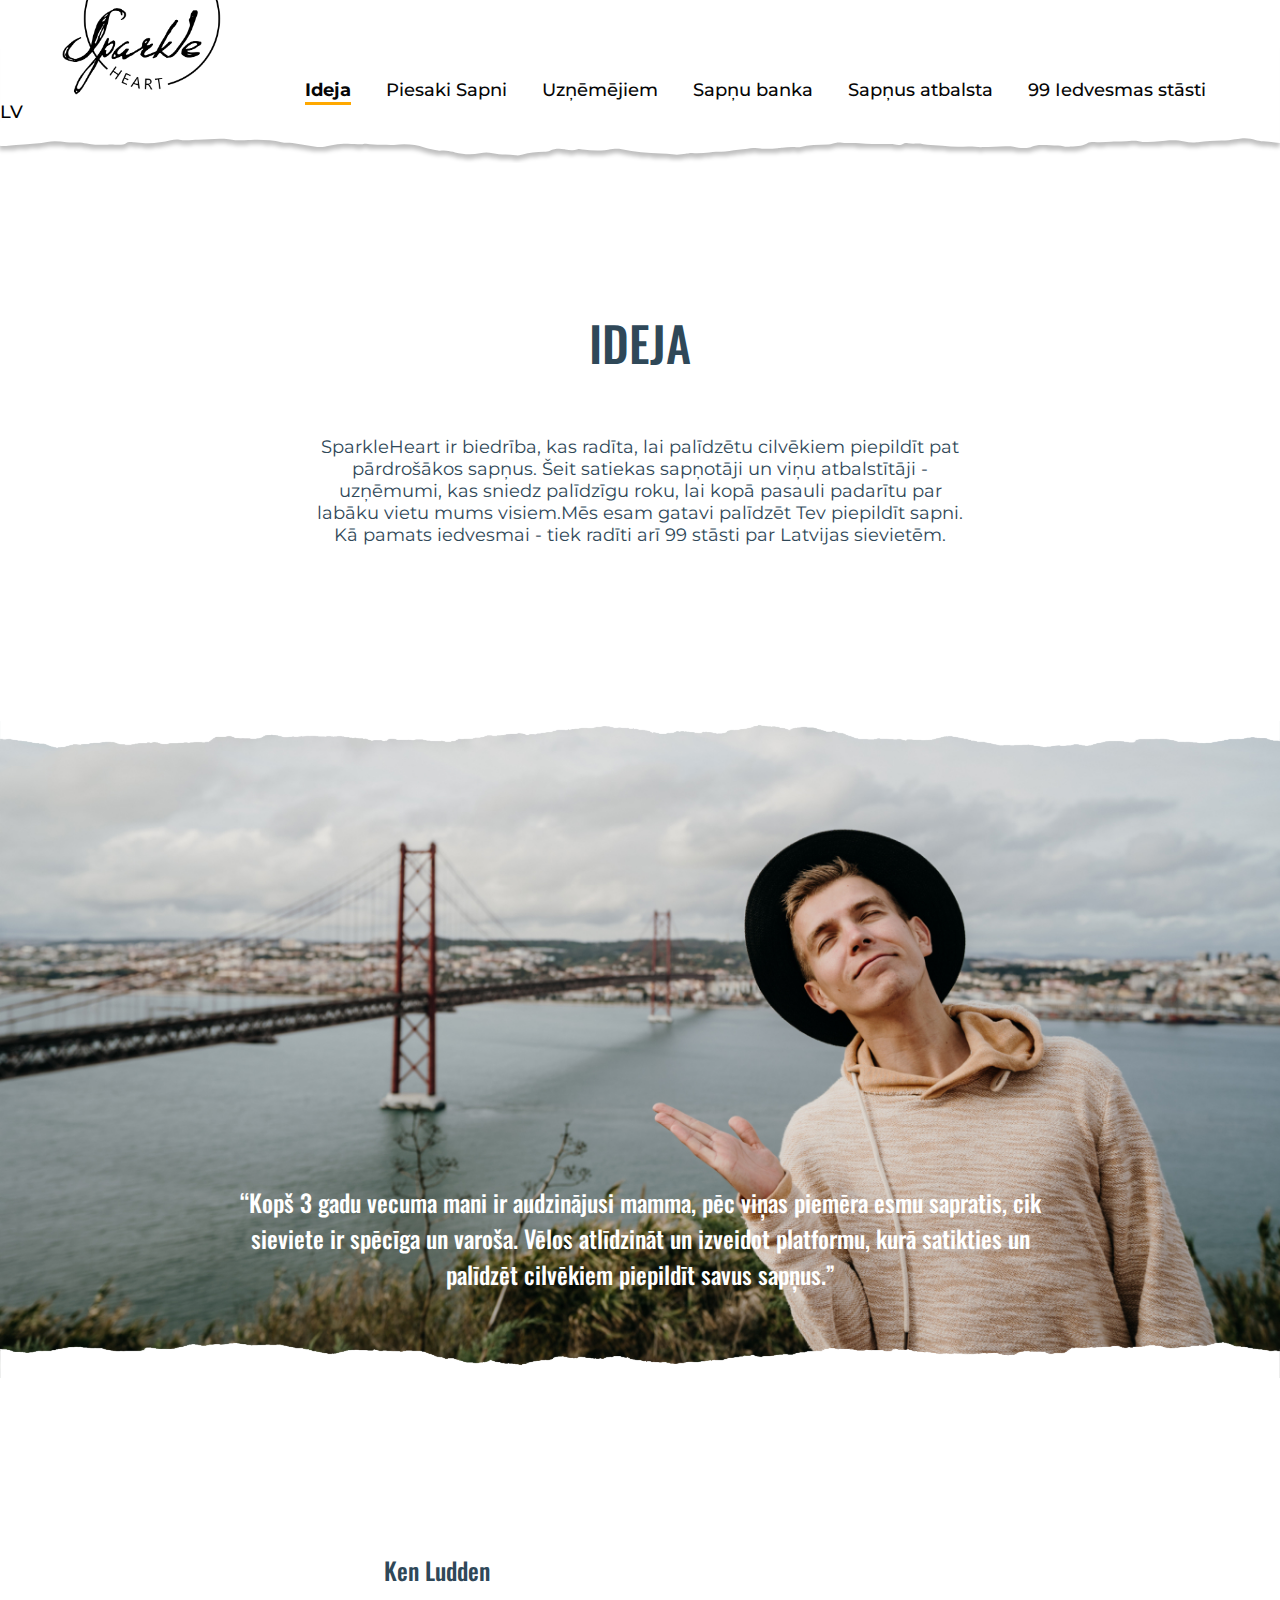
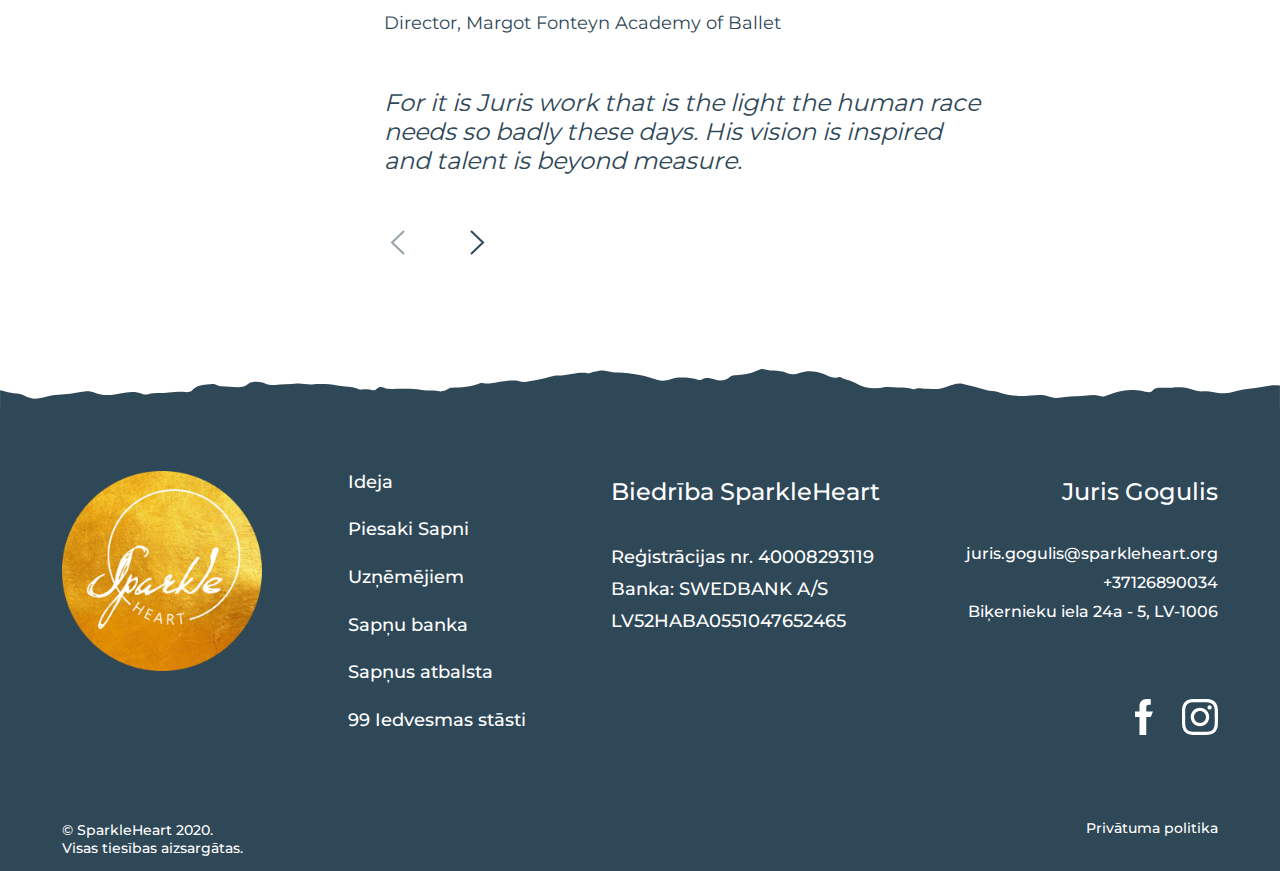
<file: idea.html>
<!DOCTYPE html>
<html lang="en">
<head>
    <meta charset="UTF-8" />
    <meta http-equiv="X-UA-Compatible" content="IE=edge" />
    <meta name="viewport" content="width=device-width, initial-scale=1.0" />

    <!-- Web page CSS -->
    <link rel="stylesheet" href="assets/css/styles.css"/>
    <link rel="stylesheet" href="assets/css/idea.css"/>


    <link rel="stylesheet" href="https://cdnjs.cloudflare.com/ajax/libs/font-awesome/4.7.0/css/font-awesome.min.css">


    <script src="assets/js/theme.js" defer></script>

    <title>Sparkle</title>
</head>
<body>
    <header>
        <nav>
            <a href="index.html" class="logo">
                <img src="assets/img/logos/BlackLogo 3.jpg" alt="BlackLogo">
            </a>
            <ul class="topnav" id="myTopnav">
                <li class="nav-item">
                  <a href="idea.html" class="nav-link" id="idea">Ideja</a>
                </li>
                <li class="nav-item">
                  <a href="apply-for-dream.html" class="nav-link" id="apply-for-dream">Piesaki Sapni</a>
                </li>
                <li class="nav-item">
                  <a href="for-companies.html" class="nav-link" id="for-companies">Uzņēmējiem</a>
                </li>
                <li class="nav-item">
                  <a href="dream-bank.html" class="nav-link" id="dream-bank">Sapņu banka</a>
                </li>
                <li class="nav-item">
                    <a href="dream-support.html" class="nav-link" id="dream-support">Sapņus atbalsta</a>  
                </li>
                <li class="nav-item">
                    <a href="99-stories-of-inspiration.html" class="nav-link" id="99-stories-of-inspiration">99 Iedvesmas stāsti</a>
                </li>

               <!--<a href="javascript:void(0);" class="icon" onclick="HamburgerMenu()">
                    <i class="fa fa-bars"></i>
                </a>--> 
                
                  
            </ul>

            <a href="#" class="LV">LV</a>

            
        </nav>

        <img class="img_bar" src="assets/img/svg/navbar.svg" alt="">

    </header>

    <main>
        <div class="container">

            <div class="container_about_us">
                <p class="heading">IDEJA</p>
                <p class="about_us">SparkleHeart ir biedrība, kas radīta, lai palīdzētu cilvēkiem piepildīt pat pārdrošākos sapņus. Šeit satiekas sapņotāji un viņu atbalstītāji - uzņēmumi, kas sniedz palīdzīgu roku, lai kopā pasauli padarītu par labāku vietu mums visiem.Mēs esam gatavi palīdzēt Tev piepildīt sapni. Kā pamats iedvesmai - tiek radīti arī 99 stāsti par Latvijas sievietēm.</p>
            </div>

            <div class="container_photos">


                <img class="ripped_up" src="assets/img/svg/ripped 6 7.svg" alt="">

                <div class="photos">


                    <img src="assets/img/pictures/Juris (1) 1.jpg" alt="">
                    <p>“Kopš 3 gadu vecuma mani ir audzinājusi mamma, pēc viņas piemēra esmu sapratis, cik sieviete ir spēcīga un varoša. Vēlos atlīdzināt un izveidot platformu, kurā satikties un palīdzēt cilvēkiem piepildīt savus sapņus.”

                    </p>

                </div>

                <img class="ripped_down" src="assets/img/svg/ripped 6 8.svg" alt="">

            </div>

            <div class="container_slider">

                <div class="slider_body">

                    <p id="name">Ken Ludden</p>
                    <p id="title">Director, Margot Fonteyn Academy of Ballet</p>
                    <p id="story">For it is Juris work that is the 
                        light the human race needs so badly these days. <br>His vision is inspired and talent is beyond measure.</p>

                </div>

                <div class="control">
                    <button id="left">
                        <svg xmlns="http://www.w3.org/2000/svg" width="15" height="25" viewBox="0 0 15 25" fill="none">
                            <path d="M14 24L2 12.5L14 1" stroke="#2F4858" stroke-opacity="0.5" stroke-width="2"/>
                        </svg>
                    </button>



                    <button id="right">
                        <svg xmlns="http://www.w3.org/2000/svg" width="15" height="25" viewBox="0 0 15 25" fill="none">
                            <path d="M1 1L13 12.5L1 24" stroke="#2F4858" stroke-width="2"/>
                        </svg>
                    </button>

                </div>

            </div>
            
        </div>
    </main>

    <footer>

        <img class="blue-ripped-footer" src="assets/img/svg/blue-ripped-footer.svg" alt="footer-ripped">
        <div class="footer">
        
    

            <div class="container_copyright">
                <img src="assets/img/logos/GoldenV2Logo 3.png" alt="GoldenV2Logo">

                <p>© SparkleHeart 2020. <br>Visas tiesības aizsargātas.</p>
            </div>


            <div class="container_navigation">

                <ul>
                    <li class="footer-nav-item-first">
                      <a href="idea.html" class="footer-nav-link" id="nav-link">Ideja</a>
                    </li>
                    <li class="footer-nav-item">
                      <a href="apply-for-dream.html" class="footer-nav-link" id="nav-link">Piesaki Sapni</a>
                    </li>
                    <li class="footer-nav-item">
                      <a href="for-companies.html" class="footer-nav-link" id="nav-link">Uzņēmējiem</a>
                    </li>
                    <li class="footer-nav-item">
                      <a href="dream-bank.html" class="footer-nav-link" id="nav-link">Sapņu banka</a>
                    </li>
                    <li class="footer-nav-item">
                        <a href="dream-support.html" class="footer-nav-link" id="nav-link">Sapņus atbalsta</a>  
                    </li>
                    <li class="footer-nav-item">
                        <a href="99-stories-of-inspiration.html" class="footer-nav-link" id="nav-link">99 Iedvesmas stāsti</a>
                    </li>
                    
                      
                </ul>

            
            </div>
            <div class="container_company_info">

                <p>Biedrība SparkleHeart</p>

                <ul>
                    <li>Reģistrācijas nr. 40008293119</li>
                    <li>Banka: SWEDBANK A/S</li>
                    <li>LV52HABA0551047652465</li>
                </ul>

            </div>

            <div class="container_contact_info">

                <div class="contact_info">

                    <p>Juris Gogulis</p>
                    <ul>
                        <li>juris.gogulis@sparkleheart.org</li>
                        <li>+37126890034</li>
                        <li>Biķernieku iela 24a - 5, LV-1006</li>
                    </ul>   

                </div>
                <div class="social_media_icons">
                    <a href="#"><img src="assets/img/svg/ic_instagram.svg" alt="instagram-logo"></a>
                    <a href="#"><img src="assets/img/svg/ic_facebook.svg" alt="facebook-logo"></a>
                </div>

                <p class="private-policy"><a href="#">Privātuma politika</a></p>

            </div>

        </div>

    </footer>

</body>
</html>
</file>
<file: assets/css/styles.css>
:root {
    --text-color: #060606;
}

@media only screen and (max-width: 768px) {
    nav {
        font-size: 16px;
    }

    nav a img {
        width: 120px; /* Adjust as needed for smaller screens */
        margin-left: 1.875rem;
        margin-top: -40px;
    }

    nav ul {
        margin-left: 0;
        text-align: center;
    }

    .nav-item {
        float: none;
        display: inline-block;
        margin-top: 20px;
        margin-right: 15px;
    }

    .LV {
        margin-right: 15px;
    }

    .logo {
        float: none;
        text-align: center;
    }

    .img_bar {
        margin-top: -40px;
    }
}


@font-face {
    font-family: 'Oswald-500';
    src: url('../font/Oswald-Medium.tff') format('truetype');
}

@font-face {
    font-family: 'Montserrat-500';
    src: url('../font/Montserrat-Medium.ttf') format('truetype');
}

@font-face {
    font-family: 'Montserrat-400';
    src: url('../font/Montserrat-Regular.ttf') format('truetype');
}

@font-face {
    font-family: 'Montserrat';
    src: url('../font/Montserrat/Montserrat-VariableFont_wght.ttf') format('truetype');
}

@font-face {
    font-family: 'Oswald';
    src: url('../font/Oswald/Oswald-VariableFont_wght.ttf') format('truetype');
}

.hidden {
    display: none;
}

header{

    top: 0; 
    width: 100%;
    z-index: 999;





}

header nav{
    
}



nav{
    font-family: 'Montserrat-500';
    font-size: 18px;
    font-style: normal;
    position: relative;
    z-index: 3;

    padding-top: 10px;


}


nav a img{
    width: 159px;
    margin-left: 3.875rem;
    margin-top: -60px; 
}

nav ul {
    list-style-type: none;
    padding: 0;
    margin-left: 305px;
}
  
nav a {
    text-decoration: none;
    color: inherit;
}

nav a.active {
    font-family: 'Montserrat';
    font-size: 18px;
    font-style: normal;
    font-weight: 600;
    line-height: normal;
    font-weight: bold;
    text-decoration: underline;
    text-underline-offset: 6px;
    text-decoration-color: #FFA800;
    text-decoration-thickness: 3px;
}


.LV{
    height: 100%;
    margin-right: 35px;
}

.logo {
    float: left;
    
}

.nav-item {
    float: left;
    margin-top: 51px;
    margin-right: 35px;
    color: var(--text-color);
    
}

.img_bar{
    margin-top: -80px;
    position: relative;
    z-index: 2;
    width: 100%;
}

body{
    margin: 0;
    padding: 0;
}

.video_covered {
    position: relative;
    margin-top: -107px;
    z-index: 1;
    width: 100%;

    
}

.button_play {
    position: absolute;
    top: 50%;
    left: 50%;
    transform: translate(-50%, -50%);
    z-index: 2;
}

.video {
    width: 100%;
}



.container_about_us {
    width: 654px;
    height: 114px;
    margin: 150px auto; 
}

.about_us{
    color: #2F4858;
    text-align: center;
    font-family: 'Montserrat-400';
    font-size: 18px;
    font-style: normal;
    line-height: normal;
}




.photos {
    position: relative;
    display: flex;
    justify-content: center;
    z-index: 1;
}

.photos img {
    width: 100%; 
}

.photos_vertical img {
    width: 100%;
}

.photos_vertical {
    display: flex;
    flex-direction: column;
    justify-content: center;
    z-index: 1;
    width: 100%;
}

.ripped_up {
    position: absolute;
    width: 100%;
    z-index: 3;
    margin-top: -10px;
}

.ripped_down {
    position: absolute;
    width: 100%;
    z-index: 3;
    margin-top: -50px;
}

footer{
    background-color: #2F4858;
    font-family: 'Montserrat-500';
    font-style: normal;

}

.footer{
    position:relative;
    z-index: 4;
    justify-content: space-between;
    margin-top: 25px;
    padding-left: 62px;
    padding-right: 62px;

}

.blue-ripped-footer{
    margin-top: -50px;
    position: relative;
    z-index: 3;
    width: 100%;
}

.footer-nav-item{
    margin-top: 2dvi;
}

.container_copyright,.container_navigation,.container_company_info,.container_contact_info,
.contact_info,.social_media_icons,.footer{
    display: flex;
    font-style: normal;
    font-weight: 500;
    line-height: normal;
    color: #FFF;

    font-family: 'Montserrat-500';
    
}


.container_copyright{
    flex-direction: column; 

    padding-top: 18.34px;
    font-size: 14px;

}

.container_navigation{
    font-size: 18px;
    
}

.container_company_info p{
    margin-bottom: 22px;
    font-size: 24px;
}

.container_company_info ul{
    margin-bottom: 22px;
    font-size: 18px;
}

.container_company_info ul li {
    margin-bottom: 10px;
}

.container_company_info,.container_contact_info, .contact_info{
    flex-direction: column;
}

.container_navigation ul, .container_company_info ul, .container_contact_info ul{
    list-style-type: none;
    padding: 0;
}

.container_navigation a, .social_media_icons a{
    text-decoration: none;
    color: inherit;
}


.container_copyright img{
    height: 200px;
    width: 200px;

}

.container_copyright p{
    margin-top: 150px;

}

.container_contact_info {
    text-align: right;
}

.container_contact_info .social_media_icons {
    text-align: right;
}

.container_contact_info .contact_info ul li{
    margin-bottom: 10px;
}

.container_contact_info .contact_info p{
    margin-bottom: 22px;
    font-size: 24px;
}

.container_contact_info .private-policy {
    margin-top: 80px;
    font-size: 14px;
}

.container_contact_info a{
    text-decoration: none;
    color: inherit;
}

.social_media_icons{
    flex-direction: row-reverse;
}

.social_media_icons a {
    margin-top: 52px;
}

.social_media_icons a:nth-child(2) {
    margin-right: 29px; 
}

.container_dream{
    padding-top: 150px;
    padding-bottom: 200px;
    display: flex;
    justify-content: space-evenly;
    align-items: center;
}

.container_dream p{
    color: #2F4858;
    text-align: center;
    font-family: 'Oswald';
    font-size: 24px;
    font-style: normal;
    font-weight: 500;
    line-height: normal;
}

.container_dream button{
    background-color: #FFA800; 
    border: none;
    color: white;
    padding: 15px 32px;
    text-align: center;
    text-decoration: none;
    display: inline-block;
    font-size: 16px;
    text-align: center;
    font-family: 'Montserrat';
    font-size: 18px;
    font-style: normal;
    font-weight: 500;
    line-height: normal;
    border-radius: 30px;
    width: 233px;
    height: 50px;


}

.your_dream,
.help_dream {
    text-align: center;
}

.your_dream button,
.help_dream button {
    margin: auto;
}

.containre_contact_form{
    margin-top: -80px;
    margin-bottom: 200px;
    display: flex;
    justify-content: center;
    align-items: center;
    flex-direction: column;


}

.containre_contact_form .form_title{
    color: #2F4858;
    text-align: center;
    font-family: 'Oswald';
    font-size: 30px;
    font-style: normal;
    font-weight: 500;
    line-height: normal;

    padding-bottom: 10px;
}

.containre_contact_form input{
    border-radius: 6px;
    background: rgba(196, 196, 196, 0.40);
    text-decoration: none;
    border: none;
    padding-left: 13px;
}

.containre_contact_form input[type="submit"]{
    width: 182px;
    height: 62px;
    background-color: #FFA800; 
    border-radius: 30px;

    color: #FFF;

    text-align: center;
    font-family: 'Montserrat';
    font-size: 24px;
    font-style: normal;
    font-weight: 500;
    line-height: normal;
}

.containre_contact_form input{
    color: #2F4858;
    font-family: 'Montserrat';
    font-size: 18px;
    font-style: normal;
    font-weight: 400;
    line-height: normal;
    letter-spacing: -0.27px;

}

.containre_contact_form .first_row input{
    width: 296px;
    height: 43px;
    border-radius: 6px;
    background: rgba(196, 196, 196, 0.40);
    text-decoration: none;
    border: none;
    padding-left: 13px;

}

.containre_contact_form .third_row input::placeholder {
    position: absolute;
    top: 0;
    left: 0;
    padding: 12px;
    box-sizing: border-box;
}


.containre_contact_form .checkbox_row .agree{
    display: flex;
    width: calc(612px + 15px);
}

.containre_contact_form .first_row input[type="text"]{
    margin-right: 15px;
}

.containre_contact_form .first_row, .containre_contact_form .second_row, 
.containre_contact_form .third_row{
    margin-bottom: 15px;
}

.containre_contact_form .second_row input{
    width: calc(612px + 15px);
    height: 43px;
}

.containre_contact_form .third_row input[type="text"]{
    width: calc(612px + 15px);
    height: 232px;
}

.containre_contact_form .checkbox_row label{
    color: #2F4858;

    font-family: 'Montserrat';
    font-size: 14px;
    font-style: normal;
    font-weight: 400;
    line-height: normal;
}

.containre_contact_form .checkbox_row .agree{
    margin-top: 25px;
}

.containre_contact_form .checkbox_row .agree .checkmark input{
    width: 16px;
    height: 16px;
}


.containre_contact_form .checkbox_row .agree label{
    margin-left: 21px;
}

.containre_contact_form .submit_row{
    display: flex;
    justify-content: center;
    margin-top: 50px;

}

.container_sponsors{
    background-image: url('../img/svg/yellow-ripped-bg.svg');
    width: 100%;
    height: 481.592px;


}

.container_sponsors .logos, .container_sponsors p{
    
}

.container_sponsors .logos{
    display: flex;
    justify-content: space-evenly;
    align-items: center;
}

.container_sponsors p {
    color: #2F4858;

    text-align: center;
    font-family: 'Oswald';
    font-size: 24px;
    font-style: normal;
    font-weight: 500;
    line-height: normal;
    padding-top: 100px;
    padding-bottom: 3%;
}
</file>
<file: assets/css/dream-bank.css>
.container_heading{
    color: #2F4858;
    text-align: center;
    font-family: 'Oswald';
    font-size: 48px;
    font-style: normal;
    font-weight: 500;
    line-height: normal;

    padding-bottom: 60px;


}

.video{
    position: relative;
}


.container_dream_support{
    padding-top: 150px;
    padding-bottom: 174px;
    display: flex;
    flex-direction: column;
    align-items: center;
}

.container_dream_support .dream_heading{
    color: #2F4858;
    text-align: center;
    font-family: 'Oswald';
    font-size: 30px;
    font-style: normal;
    font-weight: 500;
    line-height: normal;
}



.container_dream_support .dream-body{
    padding-top: 60px;

    display: flex;
    align-items: baseline;
    justify-content: center;
}

.container_dream_support .dream_sup_one{
    display: flex;
    flex-direction: column;
    align-items: center;

    padding-right: 241px;
}

.container_dream_support .dream_sup_two{
    display: flex;
    flex-direction: column;
    align-items: center;
}

.container_dream_support .dream-body p{
    color: #2F4858;
    text-align: center;
    font-family: 'Montserrat';
    font-size: 24px;
    font-style: normal;
    font-weight: 500;
    line-height: normal;

    width: 288px;

}



.container_goal{
    padding-top: 150px;

    display: flex;
    flex-direction: column;
    align-items: center;
}

.container_goal .goal{
    color: #2F4858;
    text-align: center;
    font-family: 'Oswald';
    font-size: 30px;
    font-style: normal;
    font-weight: 500;
    line-height: normal;
    
}

.first_goal{
    display: flex;
    flex-direction: row;
    color: #2F4858;

    padding-top: 101px;
    padding-bottom: 101px;
    padding-left: 350px;


}

.second_goal{
    display: flex;
    flex-direction: row-reverse;
    padding-bottom: 101px;
    padding-right: 350px;
}

.third_goal{
    display: flex;
    flex-direction: row;
    padding-left: 350px;
}

.container_goal .first_goal p,.container_goal .second_goal p,
.container_goal .third_goal p{
    color: #2F4858;
    
    padding-right: 67px;
    padding-left: 62px;

    width: 500px;

    font-family: 'Montserrat';
    font-size: 18px;
    font-style: normal;
    font-weight: 400;
    line-height: normal;

}

.container_about_us .heading{
    color: #2F4858;
    text-align: center;
    font-family: 'Oswald';
    font-size: 30px;
    font-style: normal;
    font-weight: 500;
    line-height: normal;
}

.container_about_us .about_us{
    color: #2F4858;
    text-align: center;
    font-family: 'Montserrat';
    font-size: 24px;
    font-style: normal;
    font-weight: 500;
    line-height: normal;
}

.first_text, .second_text{
    padding-bottom: 150px;
    padding-top: 150px;
    background-image: url('../img/svg/yellow-bg.svg');
    background-size: cover;
    
    display: flex;
    align-items: center;
    flex-direction: column;
}

.first_text p, .second_text p{
    color: #FFF;
    text-align: center;
    font-family: 'Montserrat';
    font-size: 24px;
    font-style: normal;
    font-weight: 500;
    line-height: normal;

    width: 818px;
}

.first_text img{

}
</file>
<file: assets/css/dream-support.css>
.container_about_us{
    display: flex;
    flex-direction: column;
    align-items: center;


    padding-bottom: 90px;
}

.container_about_us .heading{
    color: #2F4858;
    text-align: center;
    font-family: 'Oswald';
    font-size: 48px;
    font-style: normal;
    font-weight: 500;
    line-height: normal;
}

.container_about_us .about_us{
    color: #2F4858;
    text-align: center;
    font-family: 'Montserrat';
    font-size: 18px;
    font-style: normal;
    font-weight: 400;
    line-height: normal;

    width: 818px;
}

.container_place_selector{
    display: flex;
    padding-top: 1px;
    padding-left: 391px;
    padding-right: 391px;
    padding-bottom: 60px;
    justify-content: space-around;
    align-items: center;
    flex-direction: row;
}

.container_place_selector .select_place{
    display: flex;
    align-items: flex-start;
    flex-direction: column;
}

.container_place_selector .select_type{
    display: flex;
    align-items: flex-start;
    flex-direction: column;
}



.container_place_selector .select_type select, .container_place_selector .select_place select{
    width: 288px;
    height: 43px;
    border-radius: 6px;
    background: rgba(196, 196, 196, 0.40);

    border: none;

    padding-left: 15px;
    padding-right: 15px;


    color: #2F4858;
    font-family: 'Montserrat';
    font-size: 18px;
    font-style: normal;
    font-weight: 400;
    line-height: normal;
    letter-spacing: -0.27px;    

}

.container_place_selector .select_type label, .container_place_selector .select_place label{
    color: #FFA800;
    font-family: 'Montserrat';
    font-size: 18px;
    font-style: normal;
    font-weight: 500;
    line-height: normal;
    letter-spacing: -0.27px;
    padding-bottom: 15px;

}
</file>
<file: assets/css/for-companies.css>
.container_about_us{
    padding-top: 85px
}

.container_about_us .heading{
    color: #2F4858;
    text-align: center;
    font-family: 'Oswald';
    font-size: 48px;
    font-style: normal;
    font-weight: 500;
    line-height: normal;

    margin-top: -10px;
    padding-bottom: 10px;
}

.container_about_us .about_us{
    color: #2F4858;
    text-align: center;
    font-family: 'Montserrat';
    font-size: 18px;
    font-style: normal;
    font-weight: 400;
    line-height: normal;
}

.form_title p{
    color: #2F4858;
    text-align: center;
    font-family: 'Oswald';
    font-size: 30px;
    font-style: normal;
    font-weight: 500;
    line-height: normal;

    padding-top: 50px;
    margin-bottom: 140px

}
</file>
<file: assets/css/idea.css>
.container_about_us .heading{
    color: #2F4858;
    text-align: center;
    font-family: 'Oswald';
    font-size: 48px;
    font-style: normal;
    font-weight: 500;
    line-height: normal;

    margin-top: -10px;
    padding-bottom: 10px;
}

.container_about_us{
    padding-bottom: 150px;
}

.container_photos p{
    width: 818px;
    position: absolute;
    bottom: 8px;
    left: 50%;
    transform: translate(-50%, -50%);

    color: #FFF;
    text-align: center;
    font-family: 'Oswald';
    font-size: 24px;
    font-style: normal;
    font-weight: 500;
    line-height: normal;
}

.container_photos .photos{
    position: relative;
}

.container_slider{
    display: flex;
    flex-direction: column;
    align-items: flex-start;
    justify-content: center;

    padding: 150px 384px;
}

.container_slider .slider_body #name{
    color: #2F4858;
    font-family: 'Oswald';
    font-size: 24px;
    font-style: normal;
    font-weight: 500;
    line-height: normal;

}

.container_slider .slider_body #title{
    color: #2F4858;
    font-family: 'Montserrat';
    font-size: 18px;
    font-style: normal;
    font-weight: 400;
    line-height: normal;



}

.container_slider .slider_body #story{
    display: flex;
    width: 602px;
    
    color: #2F4858;
    font-family: 'Montserrat';
    font-size: 24px;
    font-style: italic;
    font-weight: 400;
    line-height: normal;

    padding-top:30px;
    padding-bottom:30px;

}

.container_slider .control #left{
    margin-right: 49px;
    
}

.container_slider .control #right{
    
}

button {
    border: none;
    background-color: white;
}
</file>
